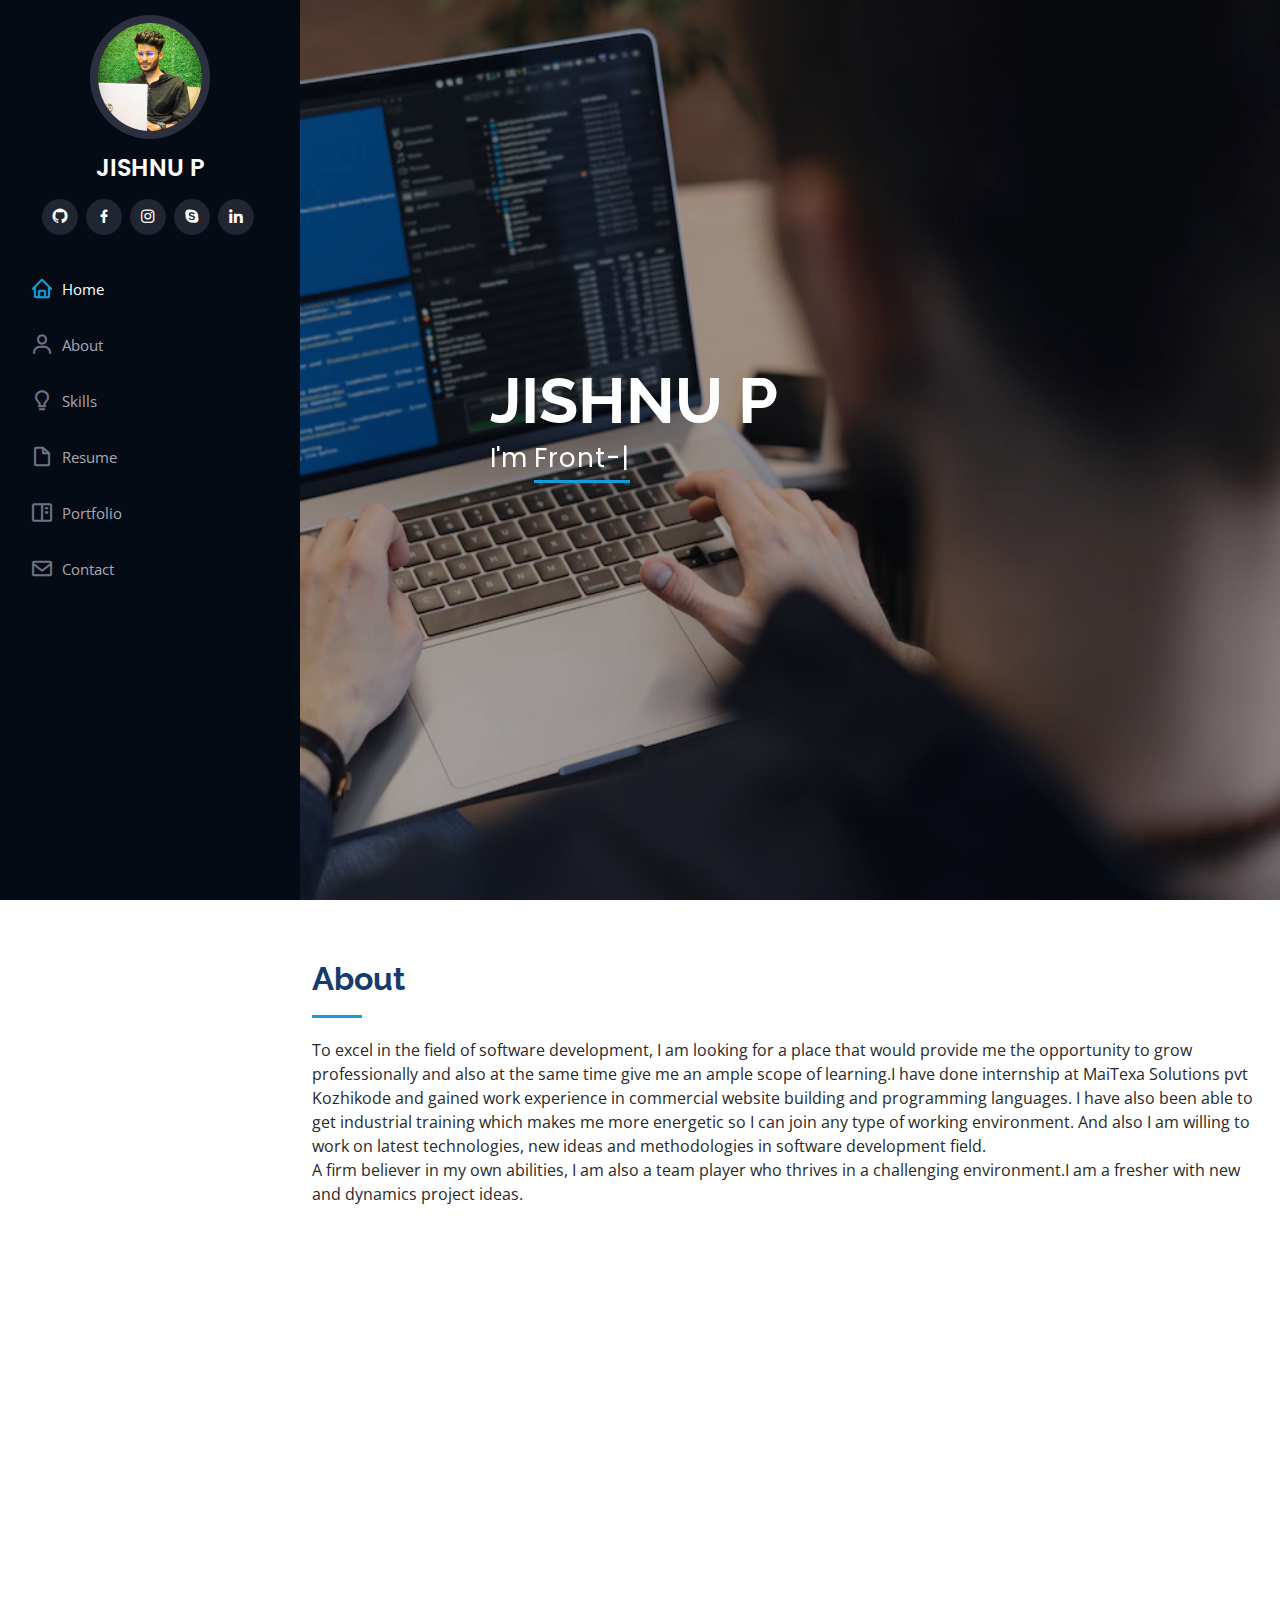
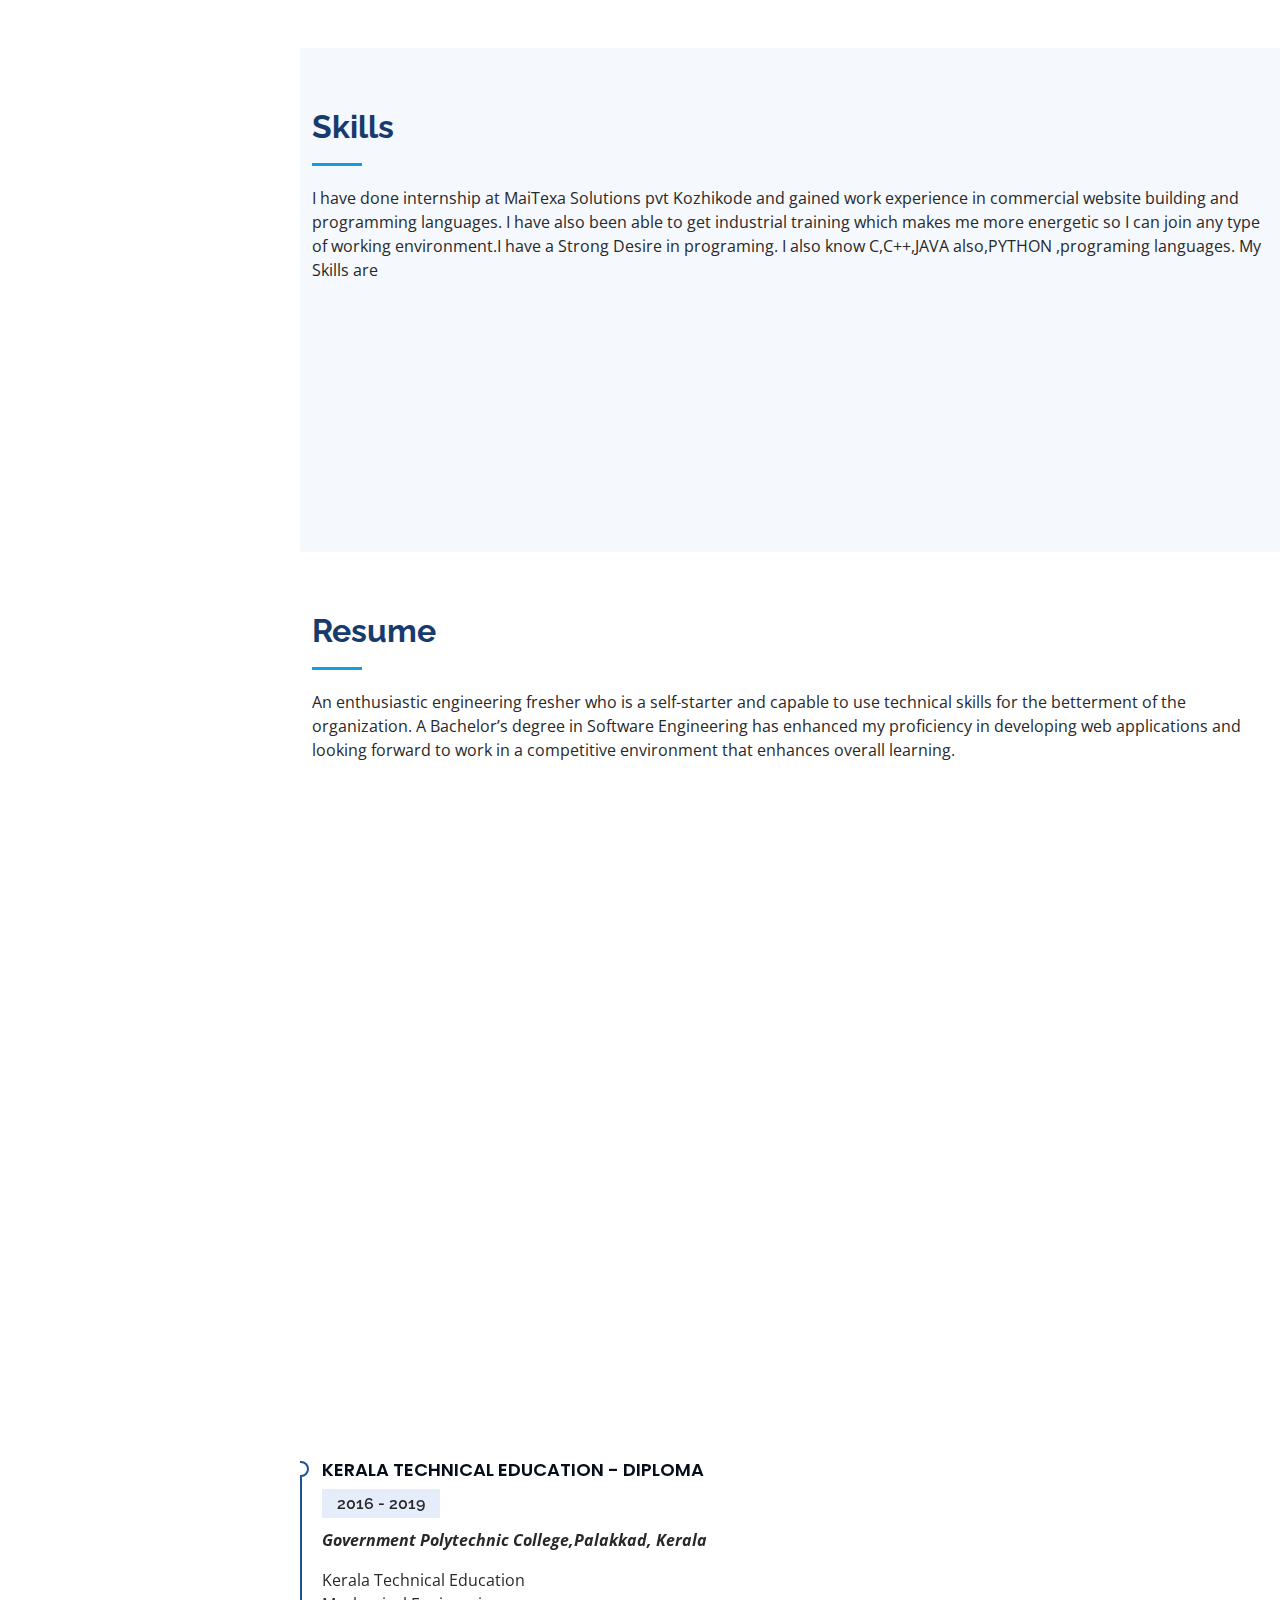
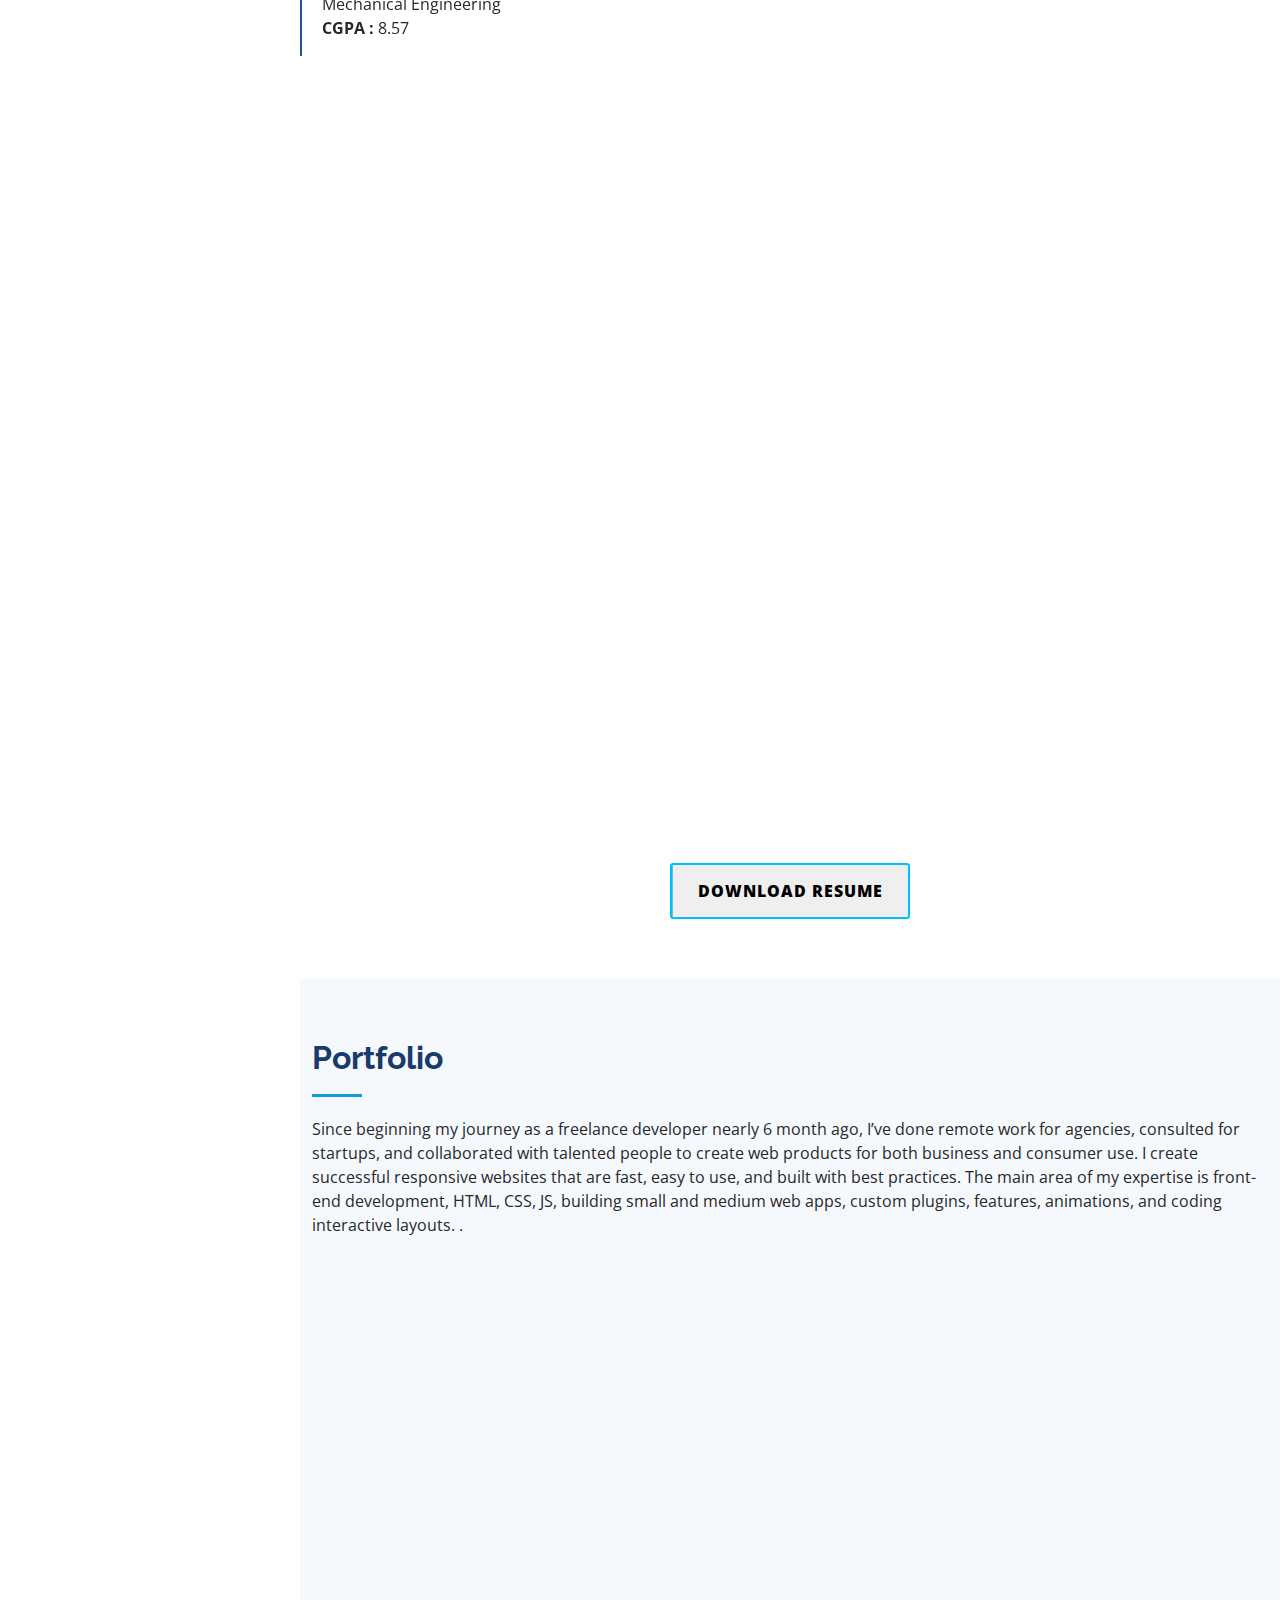
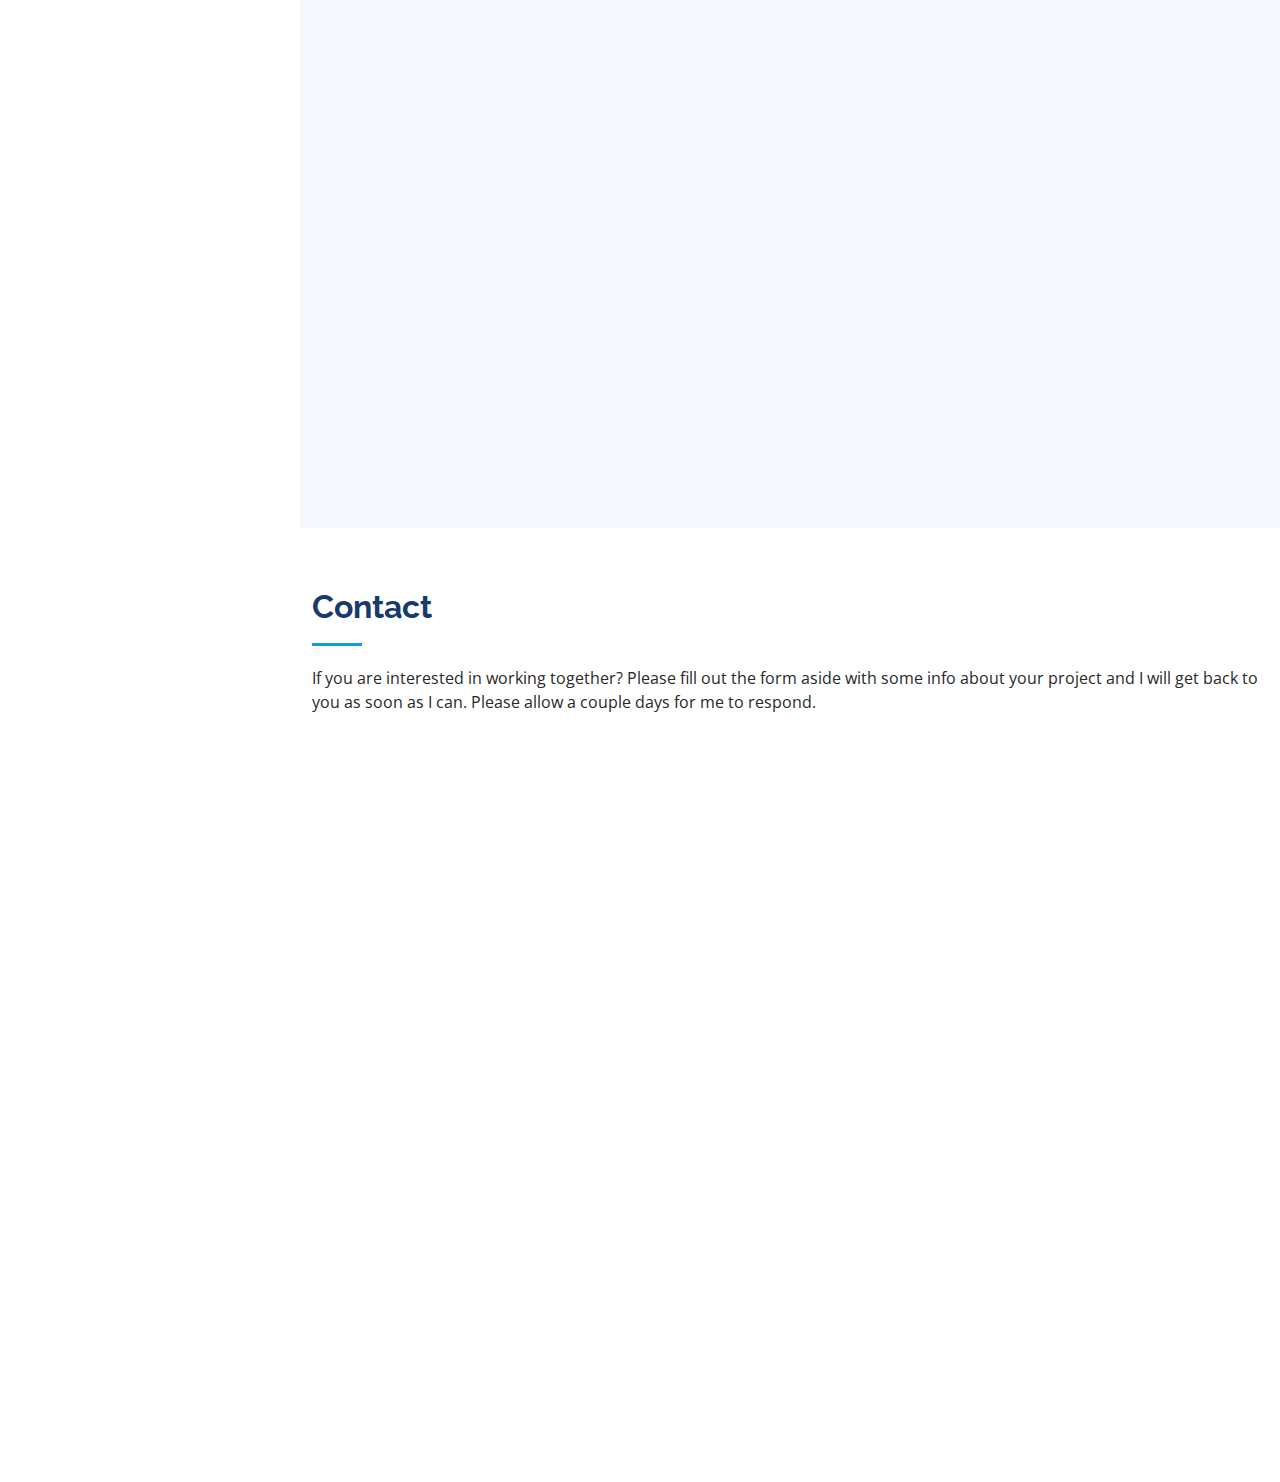
<file: index.html>
<!DOCTYPE html>
<html lang="en">

<head>
  <meta charset="utf-8">
  <meta content="width=device-width, initial-scale=1.0" name="viewport">

  <title>JISHNU PORTFOLIO</title>
  <meta content="" name="description">
  <meta content="" name="keywords">

  <link href="assets/img/favicon.png" rel="icon"> 
   <link href="assets/img/apple-touch-icon.png" rel="apple-touch-icon">

 
  <link href="https://fonts.googleapis.com/css?family=Open+Sans:300,300i,400,400i,600,600i,700,700i|Raleway:300,300i,400,400i,500,500i,600,600i,700,700i|Poppins:300,300i,400,400i,500,500i,600,600i,700,700i" rel="stylesheet">


  <link href="assets/vendor/aos/aos.css" rel="stylesheet">
  <link href="assets/vendor/bootstrap/css/bootstrap.min.css" rel="stylesheet">
  <link href="assets/vendor/bootstrap-icons/bootstrap-icons.css" rel="stylesheet">
  <link href="assets/vendor/boxicons/css/boxicons.min.css" rel="stylesheet">
  <link href="assets/vendor/glightbox/css/glightbox.min.css" rel="stylesheet">
  <link href="assets/vendor/swiper/swiper-bundle.min.css" rel="stylesheet">


  <link href="assets/css/style.css" rel="stylesheet">


</head>

<body>

  <i class="bi bi-list mobile-nav-toggle d-xl-none"></i>


  <header id="header">
    <div class="d-flex flex-column">

      <div class="profile">
        <img src="assets/img/IMG_2825-01.jpeg" alt="" class="img-fluid rounded-circle">
        <h1 class="text-light"><a href="index.html">JISHNU P</a></h1>
        <div class="social-links mt-3 text-center">
          <a href="https://github.com/JISHNU506?tab=repositories" class="twitter"><i class='bx bxl-github'></i></a>
          <a href="https://www.linkedin.com/in/jishnu-p-2a7695196/" class="facebook"><i class="bx bxl-facebook"></i></a>
          <a href="https://www.linkedin.com/in/jishnu-p-2a7695196/" class="instagram"><i class="bx bxl-instagram"></i></a>
          <a href="https://www.linkedin.com/in/jishnu-p-2a7695196/" class="google-plus"><i class="bx bxl-skype"></i></a>
          <a href="https://www.linkedin.com/in/jishnu-p-2a7695196/" class="linkedin"><i class="bx bxl-linkedin"></i></a>
        </div>
      </div>

      <nav id="navbar" class="nav-menu navbar">
        <ul>
          <li><a href="#hero" class="nav-link scrollto active"><i class="bx bx-home"></i> <span>Home</span></a></li>
          <li><a href="#about" class="nav-link scrollto"><i class="bx bx-user"></i> <span>About</span></a></li>
          <li><a href="#skills" class="nav-link scrollto"><i class='bx bx-bulb' ></i><span>Skills</span></a></li>
          <li><a href="#resume" class="nav-link scrollto"><i class="bx bx-file-blank"></i> <span>Resume</span></a></li>
          <li><a href="#portfolio" class="nav-link scrollto"><i class="bx bx-book-content"></i> <span>Portfolio</span></a></li>
          
          <li><a href="#contact" class="nav-link scrollto"><i class="bx bx-envelope"></i> <span>Contact</span></a></li>
        </ul>
      </nav>
    </div>
  </header>
  <section id="hero" class="d-flex flex-column justify-content-center align-items-center">
    <div class="hero-container" data-aos="fade-in">
      <h1>JISHNU P</h1>
      <p>I'm <span class="typed" data-typed-items="Front-End Developer,Designer, Freelancer,Web Developer "></span></p>
    </div>
  </section>

  <main id="main">

 
    <section id="about" class="about">
      <div class="container">

        <div class="section-title">
          <h2>About</h2>
        
          <p>
            To excel in the field of software development, I am looking for a
place that would provide me the opportunity to grow professionally
and also at the same time give me an ample scope of learning.I have done internship at MaiTexa Solutions pvt Kozhikode and gained work experience in commercial website building and programming languages. I have also been able to get industrial training which makes me more energetic so I can join any type of working environment. 
And also I am willing to work on latest technologies, new ideas and
methodologies in software development field.<br>
A firm believer in my own abilities, I am also a team player who thrives in a challenging environment.I am a fresher with new and dynamics project ideas. 
          </p>
        </div>

        <div class="row">
          <div class="col-lg-4" data-aos="fade-right">
            <img src="assets/img/profile-img-removebg-preview (1).png" class="img-fluid" alt="">
          </div>
          <div class="col-lg-8 pt-4 pt-lg-0 content" data-aos="fade-left">
            <h3>UI/UX Designer &amp; Web Developer.</h3>
            <p class="fst-italic">
              Recent B-TECH graduate with a passion for developing scalable web applications and working across the full stack. I am looking to join forces with a Prominent and reputed Firm to continue to grow my skill set while contributing to the positive outcome of making people "richer, smarter, and happier".
            </p>
            <div class="row">
              <div class="col-lg-6">
                <ul>

               
                  <li><i class="bi bi-chevron-right"></i> <strong>Phone:</strong> <span>9072172569</span></li>
                  <li><i class="bi bi-chevron-right"></i> <strong>City:</strong> <span>Calicut,  Kerala</span></li>
                  <li><i class="bi bi-chevron-right"></i> <strong>Github:</strong> <a href="https://github.com/JISHNU506"><span>https://github.com/JISHNU506</span></a></li>
                </ul>
                <ul>
                
                  <li><i class="bi bi-chevron-right"></i> <strong>Linkedin:</strong> <a href="https://www.linkedin.com/in/jishnu-p-2a7695196/"><span>https://www.linkedin.com/in/jishnu-p-2a7695196/</span></a></li>
                </ul>
              </div>
              <div class="col-lg-6">
                <ul>
                  <!-- <li><i class="bi bi-chevron-right"></i> <strong>Age:</strong> <span>23</span></li> -->
                  <li><i class="bi bi-chevron-right"></i> <strong>Degree:</strong> <span>B-Tech</span></li>
                  <li><i class="bi bi-chevron-right"></i> <strong>Email:</strong> <span>pjishnu506@gmail.com</span></li>
                  <li><i class="bi bi-chevron-right"></i> <strong>Freelance:</strong> <span>Available</span></li>
                </ul>
              </div>
            </div>
         
          </div>
        </div>

      </div>
    </section>



    <section id="skills" class="skills section-bg">
      <div class="container">

        <div class="section-title">
          <h2>Skills</h2>
          <p> I have done internship at MaiTexa Solutions pvt Kozhikode and gained work experience in commercial website building and programming languages. I have also been able to get industrial training which makes me more energetic so I can join any type of working environment.I have a Strong Desire in programing. I also know C,C++,JAVA also,PYTHON ,programing languages.
          My Skills are</p>
        </div>

        <div class="row skills-content">

          <div class="col-lg-6" data-aos="fade-up">

            <div class="progress">
              <span class="skill">HTML <i class="val">90%</i></span>
              <div class="progress-bar-wrap">
                <div class="progress-bar" role="progressbar" aria-valuenow="90" aria-valuemin="0" aria-valuemax="100"></div>
              </div>
            </div>

            <div class="progress">
              <span class="skill">CSS <i class="val">90%</i></span>
              <div class="progress-bar-wrap">
                <div class="progress-bar" role="progressbar" aria-valuenow="90" aria-valuemin="0" aria-valuemax="100"></div>
              </div>
            </div>

            <div class="progress">
              <span class="skill">JavaScript <i class="val">80%</i></span>
              <div class="progress-bar-wrap">
                <div class="progress-bar" role="progressbar" aria-valuenow="80" aria-valuemin="0" aria-valuemax="100"></div>
              </div>
            </div>

          </div>

          <div class="col-lg-6" data-aos="fade-up" data-aos-delay="100">

            <div class="progress">
              <span class="skill">React JS<i class="val">90%</i></span>
              <div class="progress-bar-wrap">
                <div class="progress-bar" role="progressbar" aria-valuenow="90" aria-valuemin="0" aria-valuemax="100"></div>
              </div>
            </div>

            <div class="progress">
              <span class="skill">Bootstrap <i class="val">90%</i></span>
              <div class="progress-bar-wrap">
                <div class="progress-bar" role="progressbar" aria-valuenow="90" aria-valuemin="0" aria-valuemax="100"></div>
              </div>
            </div>

            <div class="progress">
              <span class="skill">Node JS<i class="val">70%</i></span>
              <div class="progress-bar-wrap">
                <div class="progress-bar" role="progressbar" aria-valuenow="70" aria-valuemin="0" aria-valuemax="100"></div>
              </div>
            </div>

          </div>

        </div>

      </div>
    </section>
    <section id="resume" class="resume">
      <div class="container">

        <div class="section-title">
          <h2>Resume</h2>
          <p>An enthusiastic engineering fresher who is a self-starter and capable to use technical skills for the betterment of the organization. A Bachelor’s degree in Software Engineering has enhanced my proficiency in developing web applications and looking forward to work in a competitive environment that enhances overall learning.</p>
        </div>

        <div class="row">
          <div class="col-lg-6" data-aos="fade-up">
            <h3 class="resume-title">Sumary</h3>
            <div class="resume-item pb-0">
              <h4>JISHNU P</h4>
              <p><em>I am a beginner in leveraging agile frameworks to provide a robust summary for high-level reviews. But my journey towards it was exciting and energetic
                Iterative approaches to corporate strategy encourage collaborative thinking to drive overall value.</em></p>
             
            </div>

            <h3 class="resume-title">Education</h3>
            <div class="resume-item">
              <h4>Full Stack-Web Development - MERN </h4>
              <h5>July 2022 -Augusth 2022</h5>
              <p><em>MAITEXA WEB SOLUTIONS, Calicut, Kerala</em></p>
              <p>I have done internship at MaiTexa Solutions pvt Kozhikode and gained work experience in commercial website building and programming languages.
              </p>
            </div>
            <div class="resume-item">
              <h4>Bachelor of technology </h4>
              <h5>2019 - 2022</h5>
              <p><em><b>Government Engineering College, Wayanad, Kerala</b></em></p>
              <p>Abdul Kalam University Kerala
                <br> Mechanical Engineering <br><b>CGPA : </b>  7.21</p>
            </div>
          </div>
          <div class="resume-item">
            <h4>Kerala Technical Education - Diploma</h4>
            <h5>2016 - 2019</h5>
            <p><em><b>Government Polytechnic College,Palakkad, Kerala</b></em></p>
            <p>Kerala Technical Education
              <br> Mechanical Engineering <br><b>CGPA : </b>  8.57</p>
          </div>
        </div>
          <div class="col-lg-6" data-aos="fade-up" data-aos-delay="100">
            <h3 class="resume-title">Professional Experience</h3>
            <div class="resume-item">
              <h4>Junior Web Developer</h4>
              <h5> Present</h5>
              <p><em><b> Calicut,Kerala </em></b></em></p>
              <p>Bring to the table win-win survival strategies to ensure proactive domination. At the end of the day, going forward, a new normal that has evolved from generation X is on the runway heading towards a streamlined cloud solution. User generated content in real-time will have multiple touchpoints for offshoring.</p>
  
            </div>
            <div class="resume-item">
              <h4>Web Developer trainee</h4>
              <h5>July 2022 -Augusth</h5>
              <p><em><b>Maitexa Info Solutions PVT Limited , Calicut ,Kerala</b></em></p>
              <ul>
             
                <li>Managed up to 5 projects or tasks at a given time while under pressure</li>
                <li>Gained work experience in commercial website building and programming languages</li>


              </ul>
            </div>
            <div class="resume-item">
              <h4>Web Design Intern</h4>
              <h5>July 2022 -Julay</h5>
              <p><em><b>NICTC kottayi,Kerala</b></em></p>
            <p>I have done Two months of internship at NICTC kottay.</p>            </div>
          </div>
        </div>

      </div>
      <br><br>
      <center><a href="assets/resume/JISHNU_FRONTEND_RESUME.pdf" download="Resume"><button  id="button1" data-text="Click to Download">
        <span>Download Resume</span>
      </button></a></center>
    </section>
    <section id="portfolio" class="portfolio section-bg">
      <div class="container">

        <div class="section-title">
          <h2>Portfolio</h2>
          <p>Since beginning my journey as a freelance developer nearly 6 month ago, I’ve done remote work for agencies, consulted for startups, and collaborated with talented people to create web products for both business and consumer use.

            I create successful responsive websites that are fast, easy to use, and built with best practices. The main area of my expertise is front-end development, HTML, CSS, JS, building small and medium web apps, custom plugins, features, animations, and coding interactive layouts.
            .</p>
        </div>

        <div class="row" data-aos="fade-up">
          <div class="col-lg-12 d-flex justify-content-center">
            <ul id="portfolio-flters">
              <li data-filter="*" class="filter-active">All</li>
         
            </ul>
          </div>
        </div>

        <div class="row portfolio-container" data-aos="fade-up" data-aos-delay="100">

          <div class="col-lg-4 col-md-6 portfolio-item filter-app">
            <div class="portfolio-wrap">
              <img src="assets/img/portfolio/cenet1.jpg" class="img-fluid" alt="">
              <div class="portfolio-links">
                <a href="assets/img/portfolio/cenet1.jpg" data-gallery="portfolioGallery" class="portfolio-lightbox" title="web 1"><i class="bx bx-plus"></i></a>
                <a href="portfolio-details0.html" title="More Details"><i class="bx bx-link"></i></a>
              </div>
            </div>
          </div>


          <div class="col-lg-4 col-md-6 portfolio-item filter-web">
            <div class="portfolio-wrap">
              <img src="assets/img/portfolio/portfolio-2.jpg" class="img-fluid" alt="">
              <div class="portfolio-links">
                <a href="assets/img/portfolio/portfolio-2.jpg" data-gallery="portfolioGallery" class="portfolio-lightbox" title="Web 2"><i class="bx bx-plus"></i></a>
                <a href="portfolio-details2.html" title="More Details"><i class="bx bx-link"></i></a>
              </div>
            </div>
          </div>



          <div class="col-lg-4 col-md-6 portfolio-item filter-app">
            <div class="portfolio-wrap">
              <img src="assets/img/portfolio/portfolio-1.png" class="img-fluid" alt="">
              <div class="portfolio-links">
                <a href="assets/img/portfolio/portfolio-1.png" data-gallery="portfolioGallery" class="portfolio-lightbox" title="web 3"><i class="bx bx-plus"></i></a>
                <a href="portfolio-details1.html" title="More Details"><i class="bx bx-link"></i></a>
              </div>
            </div>
          </div>

       
          

          <div class="col-lg-4 col-md-6 portfolio-item filter-app">
            <div class="portfolio-wrap">
              <img src="assets/img/portfolio/portfolio-3.jpg" class="img-fluid" alt="">
              <div class="portfolio-links">
                <a href="assets/img/portfolio/portfolio-3.jpg" data-gallery="portfolioGallery" class="portfolio-lightbox" title="web 4"><i class="bx bx-plus"></i></a>
                <a href="portfolio-details3.html" title="More Details"><i class="bx bx-link"></i></a>
              </div>
            </div>
          </div>

          <div class="col-lg-4 col-md-6 portfolio-item filter-card">
            <div class="portfolio-wrap">
              <img src="assets/img/portfolio/portfolio-4.jpg" class="img-fluid" alt="">
              <div class="portfolio-links">
                <a href="assets/img/portfolio/portfolio-4.jpg" data-gallery="portfolioGallery" class="portfolio-lightbox" title="web 5"><i class="bx bx-plus"></i></a>
                <a href="portfolio-details4.html" title="More Details"><i class="bx bx-link"></i></a>
              </div>
            </div>
          </div>

          <div class="col-lg-4 col-md-6 portfolio-item filter-web">
            <div class="portfolio-wrap">
              <img src="assets/img/portfolio/portfolio-5.jpg" class="img-fluid" alt="">
              <div class="portfolio-links">
                <a href="assets/img/portfolio/portfolio-5.jpg" data-gallery="portfolioGallery" class="portfolio-lightbox" title="web 6"><i class="bx bx-plus"></i></a>
                <a href="portfolio-details5.html" title="More Details"><i class="bx bx-link"></i></a>
              </div>
            </div>
          </div>



          
          <div class="col-lg-4 col-md-6 portfolio-item filter-app">
            <div class="portfolio-wrap">
              <img src="assets/img/portfolio/portfolio-6.jpg" class="img-fluid" alt="">
              <div class="portfolio-links">
                <a href="assets/img/portfolio/portfolio-6.jpg" data-gallery="portfolioGallery" class="portfolio-lightbox" title="Game 1"><i class="bx bx-plus"></i></a>
                <a href="portfolio-details6.html" title="More Details"><i class="bx bx-link"></i></a>
              </div>
            </div>
          </div>

       

             
          <div class="col-lg-4 col-md-6 portfolio-item filter-web">
            <div class="portfolio-wrap">
              <img src="assets/img/portfolio/portfolio-10.jpg" class="img-fluid" alt="">
              <div class="portfolio-links">
                <a href="assets/img/portfolio/portfolio-10.jpg" data-gallery="portfolioGallery" class="portfolio-lightbox" title="web 7"><i class="bx bx-plus"></i></a>
                <a href="portfolio-details10.html" title="More Details"><i class="bx bx-link"></i></a>
              </div>
            </div>
          </div>

          <div class="col-lg-4 col-md-6 portfolio-item filter-card">
            <div class="portfolio-wrap">
              <img src="assets/img/portfolio/portfolio-8.jpg" class="img-fluid" alt="">
              <div class="portfolio-links">
                <a href="assets/img/portfolio/portfolio-8.jpg" data-gallery="portfolioGallery" class="portfolio-lightbox" title="web 8"><i class="bx bx-plus"></i></a>
                <a href="portfolio-details8.html" title="More Details"><i class="bx bx-link"></i></a>
              </div>
            </div>
          </div>



          <div class="col-lg-4 col-md-6 portfolio-item filter-web">
            <div class="portfolio-wrap">
              <img src="assets/img/portfolio/moviebookmain.jpg" class="img-fluid" alt="">
              <div class="portfolio-links">
                <a href="assets/img/portfolio/moviebookmain.jpg" data-gallery="portfolioGallery" class="portfolio-lightbox" title="web 9"><i class="bx bx-plus"></i></a>
                <a href="portfolio-details11.html" title="More Details"><i class="bx bx-link"></i></a>
              </div>
            </div>
          </div>


          <div class="col-lg-4 col-md-6 portfolio-item filter-card">
            <div class="portfolio-wrap">
              <img src="assets/img/portfolio/portfolio-7.jpg" class="img-fluid" alt="">
              <div class="portfolio-links">
                <a href="assets/img/portfolio/portfolio-7.jpg" data-gallery="portfolioGallery" class="portfolio-lightbox" title="web 10"><i class="bx bx-plus"></i></a>
                <a href="portfolio-details7.html" title="More Details"><i class="bx bx-link"></i></a>
              </div>
            </div>
          </div>
             
      
          

      
<!-- 
          <div class="col-lg-4 col-md-6 portfolio-item filter-web">
            <div class="portfolio-wrap">
              <img src="assets/img/portfolio/portfolio-9.jpg" class="img-fluid" alt="">
              <div class="portfolio-links">
                <a href="assets/img/portfolio/portfolio-9.jpg" data-gallery="portfolioGallery" class="portfolio-lightbox" title="Web 3"><i class="bx bx-plus"></i></a>
                <a href="portfolio-details9.html" title="More Details"><i class="bx bx-link"></i></a>
              </div>
            </div>
          </div> -->

         

        </div>

      </div>
    </section>
    <section id="contact" class="contact">
      <div class="container">

        <div class="section-title">
          <h2>Contact</h2>
          <p>If you are interested in working together? Please fill out the form aside with some info about your project and I will get back to you as soon as I can. Please allow a couple days for me to respond.</p>
        </div>

        <div class="row" data-aos="fade-in">

          <div class="col-lg-5 d-flex align-items-stretch">
            <div class="info">
              <div class="address">
                <i class="bi bi-geo-alt"></i>
                <h4>Location:</h4>
                <p>Calicut,keral</p>
              </div>

              <div class="email">
                <i class="bi bi-envelope"></i>
                <h4>Email:</h4>
                <p>pjishnu507@gmail.com</p>
              </div>

              <div class="phone">
                <i class="bi bi-phone"></i>
                <h4>Call:</h4>
                <p>9072172569</p>
              </div>

              <iframe src="https://www.google.com/maps/embed?pb=!1m18!1m12!1m3!1d125218.4289568155!2d75.7407733067305!3d11.255826554589143!2m3!1f0!2f0!3f0!3m2!1i1024!2i768!4f13.1!3m3!1m2!1s0x3ba65938563d4747%3A0x32150641ca32ecab!2sKozhikode%2C%20Kerala!5e0!3m2!1sen!2sin!4v1671889794581!5m2!1sen!2sin" frameborder="0" style="border:0; width: 100%; height: 290px;" allowfullscreen></iframe>
            </div>

          </div>

          <div class="col-lg-7 mt-5 mt-lg-0 d-flex align-items-stretch">
            <form action="forms/contact.php" method="post" role="form" class="php-email-form">
              <div class="row">
                <div class="form-group col-md-6">
                  <label for="name">Your Name</label>
                  <input type="text" name="name" class="form-control" id="name" required>
                </div>
                <div class="form-group col-md-6">
                  <label for="name">Your Email</label>
                  <input type="email" class="form-control" name="email" id="email" required>
                </div>
              </div>
              <div class="form-group">
                <label for="name">Subject</label>
                <input type="text" class="form-control" name="subject" id="subject" required>
              </div>
              <div class="form-group">
                <label for="name">Message</label>
                <textarea class="form-control" name="message" rows="10" required></textarea>
              </div>
              <div class="my-3">
                <div class="loading">Loading</div>
                <div class="error-message"></div>
                <div class="sent-message">Your message has been sent. Thank you!</div>
              </div>
              <div class="text-center"><button type="submit">Send Message</button></div>
            </form>
          </div>

        </div>

      </div>
    </section>

  </main>
  <footer id="footer">
    <div class="container">
      
    </div>
  </footer>

  <a href="#" class="back-to-top d-flex align-items-center justify-content-center"><i class="bi bi-arrow-up-short"></i></a>

 
  <script src="assets/vendor/purecounter/purecounter_vanilla.js"></script>
  <script src="assets/vendor/aos/aos.js"></script>
  <script src="assets/vendor/bootstrap/js/bootstrap.bundle.min.js"></script>
  <script src="assets/vendor/glightbox/js/glightbox.min.js"></script>
  <script src="assets/vendor/isotope-layout/isotope.pkgd.min.js"></script>
  <script src="assets/vendor/swiper/swiper-bundle.min.js"></script>
  <script src="assets/vendor/typed.js/typed.min.js"></script>
  <script src="assets/vendor/waypoints/noframework.waypoints.js"></script>
  <script src="assets/vendor/php-email-form/validate.js"></script>

  <script src="assets/js/main.js"></script>

</body>

</html>
</file>
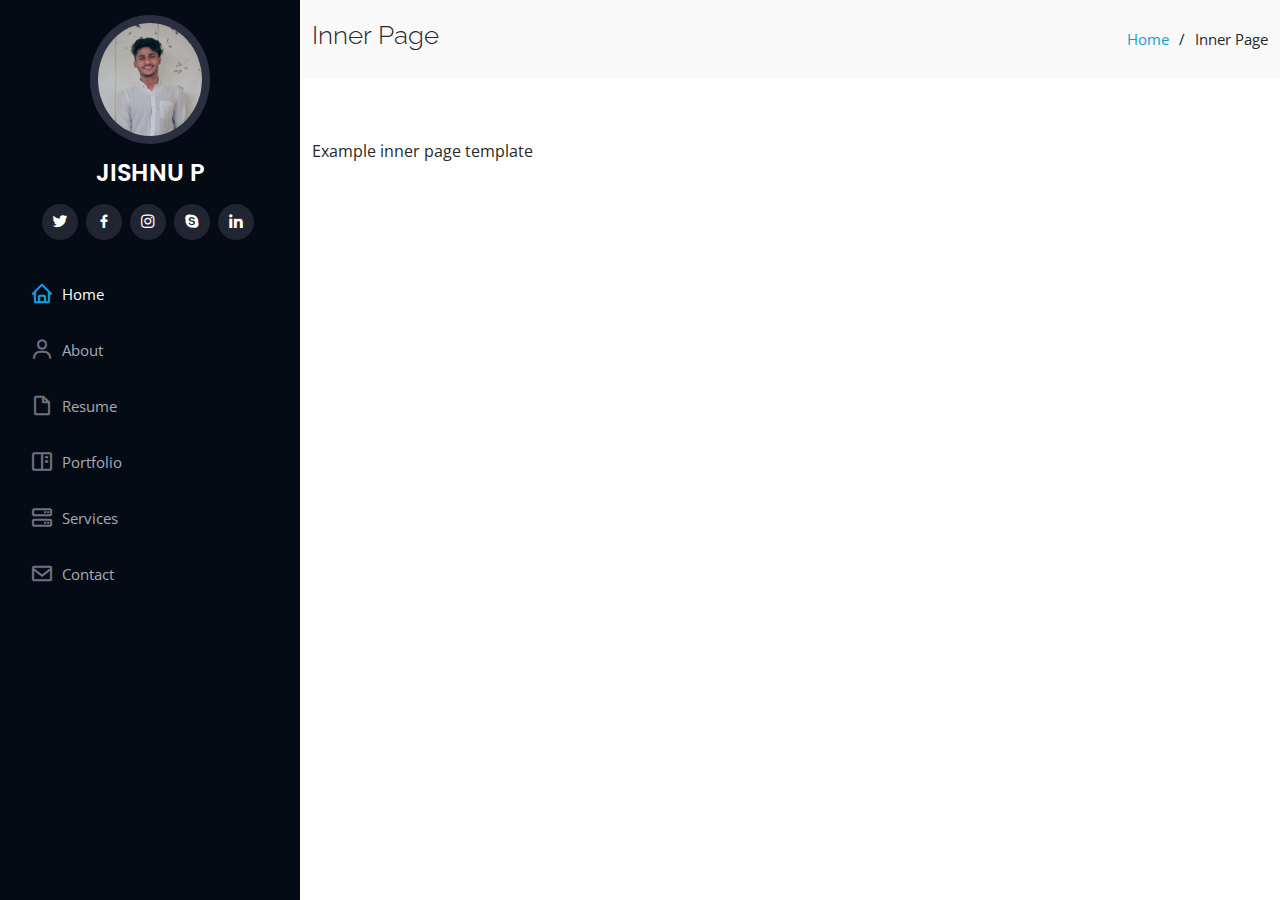
<file: inner-page.html>
<!DOCTYPE html>
<html lang="en">

<head>
  <meta charset="utf-8">
  <meta content="width=device-width, initial-scale=1.0" name="viewport">

  <title>JISHNU P -PORTFOLIO INNER PAGE</title>
  <meta content="" name="description">
  <meta content="" name="keywords">


  <link href="assets/img/favicon.png" rel="icon">
  <link href="assets/img/apple-touch-icon.png" rel="apple-touch-icon">

  
  <link href="https://fonts.googleapis.com/css?family=Open+Sans:300,300i,400,400i,600,600i,700,700i|Raleway:300,300i,400,400i,500,500i,600,600i,700,700i|Poppins:300,300i,400,400i,500,500i,600,600i,700,700i" rel="stylesheet">

 
  <link href="assets/vendor/aos/aos.css" rel="stylesheet">
  <link href="assets/vendor/bootstrap/css/bootstrap.min.css" rel="stylesheet">
  <link href="assets/vendor/bootstrap-icons/bootstrap-icons.css" rel="stylesheet">
  <link href="assets/vendor/boxicons/css/boxicons.min.css" rel="stylesheet">
  <link href="assets/vendor/glightbox/css/glightbox.min.css" rel="stylesheet">
  <link href="assets/vendor/swiper/swiper-bundle.min.css" rel="stylesheet">


  <link href="assets/css/style.css" rel="stylesheet">


</head>

<body>


  <i class="bi bi-list mobile-nav-toggle d-xl-none"></i>


  <header id="header">
    <div class="d-flex flex-column">

      <div class="profile">
        <img src="assets/img/profile-img.jpg" alt="" class="img-fluid rounded-circle">
        <h1 class="text-light"><a href="index.html">JISHNU P</a></h1>
        <div class="social-links mt-3 text-center">
          <a href="#" class="twitter"><i class="bx bxl-twitter"></i></a>
          <a href="#" class="facebook"><i class="bx bxl-facebook"></i></a>
          <a href="#" class="instagram"><i class="bx bxl-instagram"></i></a>
          <a href="#" class="google-plus"><i class="bx bxl-skype"></i></a>
          <a href="#" class="linkedin"><i class="bx bxl-linkedin"></i></a>
        </div>
      </div>

      <nav id="navbar" class="nav-menu navbar">
        <ul>
          <li><a href="#hero" class="nav-link scrollto active"><i class="bx bx-home"></i> <span>Home</span></a></li>
          <li><a href="#about" class="nav-link scrollto"><i class="bx bx-user"></i> <span>About</span></a></li>
          <li><a href="#resume" class="nav-link scrollto"><i class="bx bx-file-blank"></i> <span>Resume</span></a></li>
          <li><a href="#portfolio" class="nav-link scrollto"><i class="bx bx-book-content"></i> <span>Portfolio</span></a></li>
          <li><a href="#services" class="nav-link scrollto"><i class="bx bx-server"></i> <span>Services</span></a></li>
          <li><a href="#contact" class="nav-link scrollto"><i class="bx bx-envelope"></i> <span>Contact</span></a></li>
        </ul>
      </nav>
    </div>
  </header>

  <main id="main">

   
    <section class="breadcrumbs">
      <div class="container">

        <div class="d-flex justify-content-between align-items-center">
          <h2>Inner Page</h2>
          <ol>
            <li><a href="index.html">Home</a></li>
            <li>Inner Page</li>
          </ol>
        </div>

      </div>
    </section>

    <section class="inner-page">
      <div class="container">
        <p>
          Example inner page template
        </p>
      </div>
    </section>

  </main>



  <a href="#" class="back-to-top d-flex align-items-center justify-content-center"><i class="bi bi-arrow-up-short"></i></a>


  <script src="assets/vendor/purecounter/purecounter_vanilla.js"></script>
  <script src="assets/vendor/aos/aos.js"></script>
  <script src="assets/vendor/bootstrap/js/bootstrap.bundle.min.js"></script>
  <script src="assets/vendor/glightbox/js/glightbox.min.js"></script>
  <script src="assets/vendor/isotope-layout/isotope.pkgd.min.js"></script>
  <script src="assets/vendor/swiper/swiper-bundle.min.js"></script>
  <script src="assets/vendor/typed.js/typed.min.js"></script>
  <script src="assets/vendor/waypoints/noframework.waypoints.js"></script>
  <script src="assets/vendor/php-email-form/validate.js"></script>

  <script src="assets/js/main.js"></script>

</body>

</html>
</file>
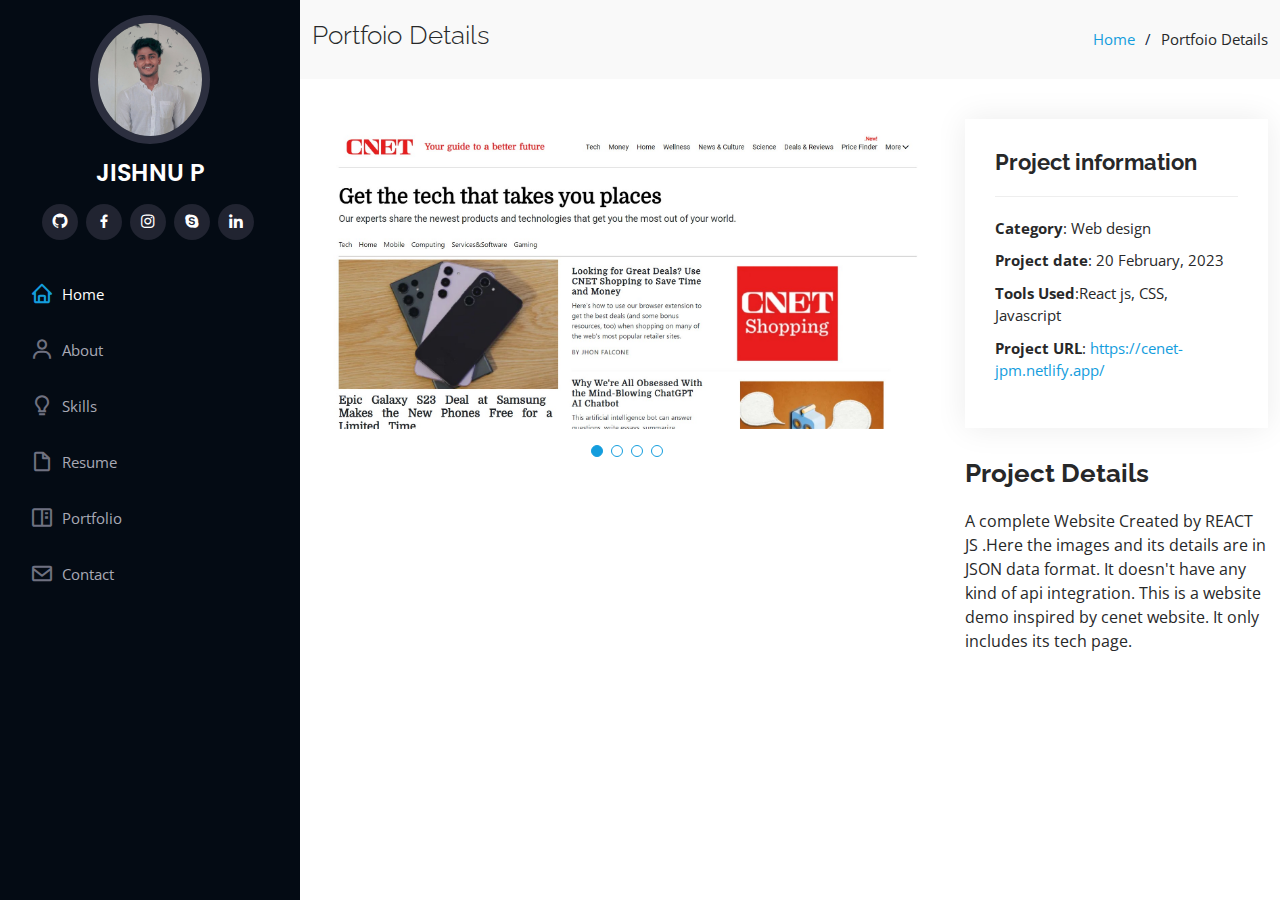
<file: portfolio-details0.html>
<!DOCTYPE html>
<html lang="en">

<head>
  <meta charset="utf-8">
  <meta content="width=device-width, initial-scale=1.0" name="viewport">

  <title>JISHNU PORTFOLIO</title>
  <meta content="" name="description">
  <meta content="" name="keywords">

 
  <link href="assets/img/apple-touch-icon.png" rel="apple-touch-icon">


  <link href="https://fonts.googleapis.com/css?family=Open+Sans:300,300i,400,400i,600,600i,700,700i|Raleway:300,300i,400,400i,500,500i,600,600i,700,700i|Poppins:300,300i,400,400i,500,500i,600,600i,700,700i" rel="stylesheet">

  
  <link href="assets/vendor/aos/aos.css" rel="stylesheet">
  <link href="assets/vendor/bootstrap/css/bootstrap.min.css" rel="stylesheet">
  <link href="assets/vendor/bootstrap-icons/bootstrap-icons.css" rel="stylesheet">
  <link href="assets/vendor/boxicons/css/boxicons.min.css" rel="stylesheet">
  <link href="assets/vendor/glightbox/css/glightbox.min.css" rel="stylesheet">
  <link href="assets/vendor/swiper/swiper-bundle.min.css" rel="stylesheet">


  <link href="assets/css/style.css" rel="stylesheet">


</head>

<body>


  <i class="bi bi-list mobile-nav-toggle d-xl-none"></i>


  <header id="header">
    <div class="d-flex flex-column">

      <div class="profile">
        <img src="assets/img/profile-img.jpg" alt="" class="img-fluid rounded-circle">
        <h1 class="text-light"><a href="index.html">JISHNU P</a></h1>
        <div class="social-links mt-3 text-center">
          <a href="https://github.com/JISHNU506?tab=repositories" class="twitter"><i class='bx bxl-github'></i></a>
          <a href="https://www.linkedin.com/in/jishnu-p-2a7695196/" class="facebook"><i class="bx bxl-facebook"></i></a>
          <a href="https://www.linkedin.com/in/jishnu-p-2a7695196/" class="instagram"><i class="bx bxl-instagram"></i></a>
          <a href="https://www.linkedin.com/in/jishnu-p-2a7695196/" class="google-plus"><i class="bx bxl-skype"></i></a>
          <a href="https://www.linkedin.com/in/jishnu-p-2a7695196/" class="linkedin"><i class="bx bxl-linkedin"></i></a>
        </div>
      </div>

      <nav id="navbar" class="nav-menu navbar">
        <ul>
          <li><a href="index.html" class="nav-link scrollto active"><i class="bx bx-home"></i> <span>Home</span></a></li>
          <li><a href="index.html" class="nav-link scrollto"><i class="bx bx-user"></i> <span>About</span></a></li>
          <li><a href="index.html" class="nav-link scrollto"><i class='bx bx-bulb' ></i><span>Skills</span></a></li>
          <li><a href="index.html" class="nav-link scrollto"><i class="bx bx-file-blank"></i> <span>Resume</span></a></li>
          <li><a href="index.html" class="nav-link scrollto"><i class="bx bx-book-content"></i> <span>Portfolio</span></a></li>
          
          <li><a href="index.html" class="nav-link scrollto"><i class="bx bx-envelope"></i> <span>Contact</span></a></li>
        </ul>
      </nav><!-- .nav-menu -->
    </div>
  </header>

  <main id="main">


    <section id="breadcrumbs" class="breadcrumbs">
      <div class="container">

        <div class="d-flex justify-content-between align-items-center">
          <h2>Portfoio Details</h2>
          <ol>
            <li><a href="index.html">Home</a></li>
            <li>Portfoio Details</li>
          </ol>
        </div>

      </div>
    </section><!-- End Breadcrumbs -->

    <!-- ======= Portfolio Details Section ======= -->
    <section id="portfolio-details" class="portfolio-details">
      <div class="container">

        <div class="row gy-4">

          <div class="col-lg-8">
            <div class="portfolio-details-slider swiper">
              <div class="swiper-wrapper align-items-center">

                <div class="swiper-slide">
                  <img src="assets/img/portfolio/cenet1.jpg" alt="">
                </div>

                <div class="swiper-slide">
                  <img src="assets/img/portfolio/cenet2.jpg" alt="">
                </div>

                <div class="swiper-slide">
                  <img src="assets/img/portfolio/cenet3.jpg" alt="">
                </div>
                <div class="swiper-slide">
                  <img src="assets/img/portfolio/cenet4.jpg" alt="">
                </div>


              </div>
              <div class="swiper-pagination"></div>
            </div>
          </div>

          <div class="col-lg-4">
            <div class="portfolio-info">
              <h3>Project information</h3>
              <ul>
                <li><strong>Category</strong>: Web design</li>
             
                <li><strong>Project date</strong>: 20 February, 2023</li>
                <li><strong>Tools Used</strong>:React js, CSS, Javascript</li>
                <li><strong>Project URL</strong>: <a href="https://cenet-jpm.netlify.app/">https://cenet-jpm.netlify.app/</a></li>
              </ul>
            </div>
            <div class="portfolio-description">
              <h2>Project Details</h2>
              <p>
                A complete Website Created by REACT JS .Here the images  and its details are in JSON data format. It doesn't have any kind of api integration. This is a website demo inspired by cenet website. It only includes its tech page.
              </p>
            </div>
          </div>

        </div>

      </div>
    </section>

  </main>
  <footer id="footer">
    <div class="container">
     
  </footer>

  <a href="#" class="back-to-top d-flex align-items-center justify-content-center"><i class="bi bi-arrow-up-short"></i></a>


  <script src="assets/vendor/purecounter/purecounter_vanilla.js"></script>
  <script src="assets/vendor/aos/aos.js"></script>
  <script src="assets/vendor/bootstrap/js/bootstrap.bundle.min.js"></script>
  <script src="assets/vendor/glightbox/js/glightbox.min.js"></script>
  <script src="assets/vendor/isotope-layout/isotope.pkgd.min.js"></script>
  <script src="assets/vendor/swiper/swiper-bundle.min.js"></script>
  <script src="assets/vendor/typed.js/typed.min.js"></script>
  <script src="assets/vendor/waypoints/noframework.waypoints.js"></script>
  <script src="assets/vendor/php-email-form/validate.js"></script>

  <script src="assets/js/main.js"></script>

</body>

</html>
</file>
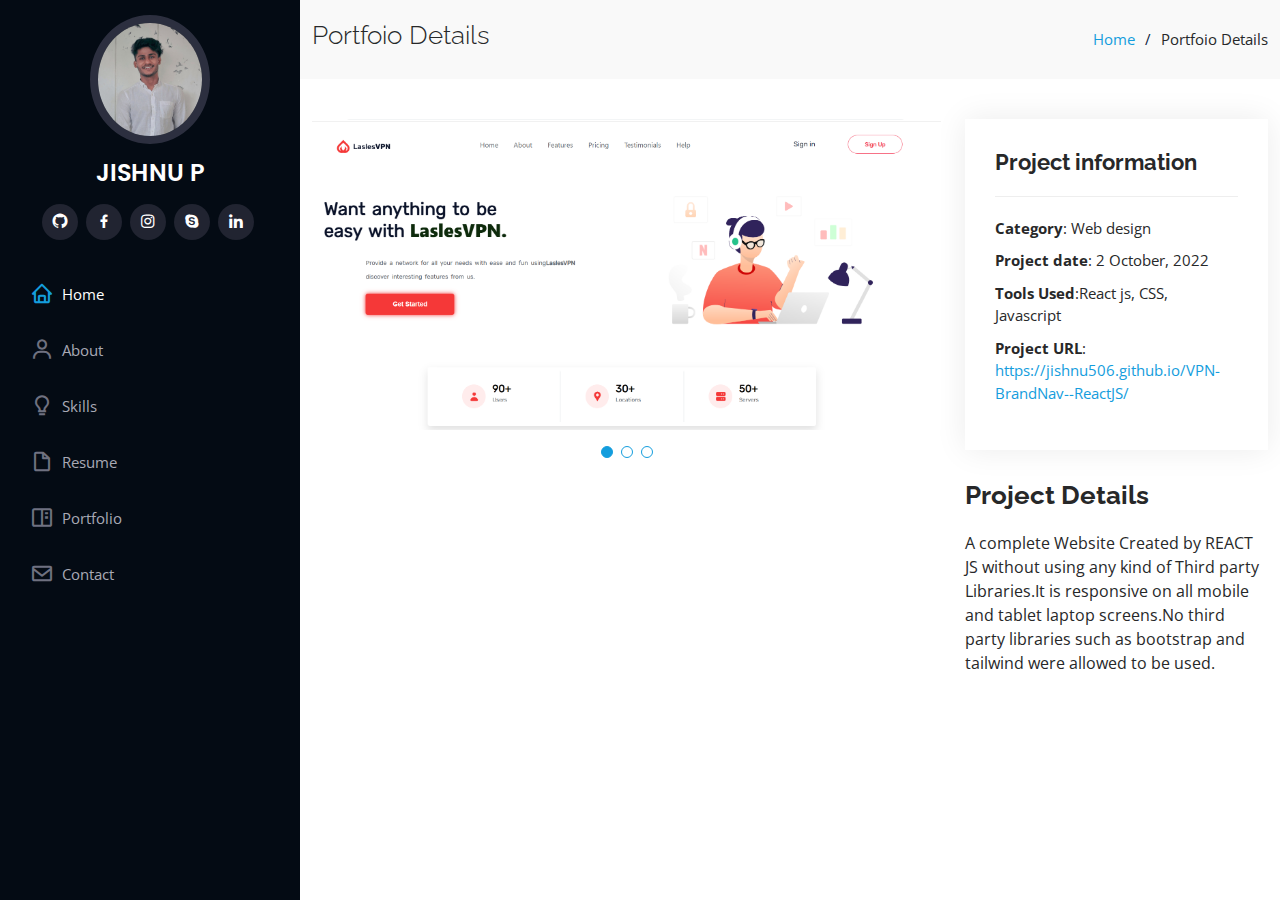
<file: portfolio-details1.html>
<!DOCTYPE html>
<html lang="en">

<head>
  <meta charset="utf-8">
  <meta content="width=device-width, initial-scale=1.0" name="viewport">

  <title>JISHNU PORTFOLIO</title>
  <meta content="" name="description">
  <meta content="" name="keywords">

 
  <link href="assets/img/apple-touch-icon.png" rel="apple-touch-icon">


  <link href="https://fonts.googleapis.com/css?family=Open+Sans:300,300i,400,400i,600,600i,700,700i|Raleway:300,300i,400,400i,500,500i,600,600i,700,700i|Poppins:300,300i,400,400i,500,500i,600,600i,700,700i" rel="stylesheet">

  
  <link href="assets/vendor/aos/aos.css" rel="stylesheet">
  <link href="assets/vendor/bootstrap/css/bootstrap.min.css" rel="stylesheet">
  <link href="assets/vendor/bootstrap-icons/bootstrap-icons.css" rel="stylesheet">
  <link href="assets/vendor/boxicons/css/boxicons.min.css" rel="stylesheet">
  <link href="assets/vendor/glightbox/css/glightbox.min.css" rel="stylesheet">
  <link href="assets/vendor/swiper/swiper-bundle.min.css" rel="stylesheet">


  <link href="assets/css/style.css" rel="stylesheet">


</head>

<body>


  <i class="bi bi-list mobile-nav-toggle d-xl-none"></i>


  <header id="header">
    <div class="d-flex flex-column">

      <div class="profile">
        <img src="assets/img/profile-img.jpg" alt="" class="img-fluid rounded-circle">
        <h1 class="text-light"><a href="index.html">JISHNU P</a></h1>
        <div class="social-links mt-3 text-center">
          <a href="https://github.com/JISHNU506?tab=repositories" class="twitter"><i class='bx bxl-github'></i></a>
          <a href="https://www.linkedin.com/in/jishnu-p-2a7695196/" class="facebook"><i class="bx bxl-facebook"></i></a>
          <a href="https://www.linkedin.com/in/jishnu-p-2a7695196/" class="instagram"><i class="bx bxl-instagram"></i></a>
          <a href="https://www.linkedin.com/in/jishnu-p-2a7695196/" class="google-plus"><i class="bx bxl-skype"></i></a>
          <a href="https://www.linkedin.com/in/jishnu-p-2a7695196/" class="linkedin"><i class="bx bxl-linkedin"></i></a>
        </div>
      </div>

      <nav id="navbar" class="nav-menu navbar">
        <ul>
          <li><a href="index.html" class="nav-link scrollto active"><i class="bx bx-home"></i> <span>Home</span></a></li>
          <li><a href="index.html" class="nav-link scrollto"><i class="bx bx-user"></i> <span>About</span></a></li>
          <li><a href="index.html" class="nav-link scrollto"><i class='bx bx-bulb' ></i><span>Skills</span></a></li>
          <li><a href="index.html" class="nav-link scrollto"><i class="bx bx-file-blank"></i> <span>Resume</span></a></li>
          <li><a href="index.html" class="nav-link scrollto"><i class="bx bx-book-content"></i> <span>Portfolio</span></a></li>
          
          <li><a href="index.html" class="nav-link scrollto"><i class="bx bx-envelope"></i> <span>Contact</span></a></li>
        </ul>
      </nav><!-- .nav-menu -->
    </div>
  </header>

  <main id="main">


    <section id="breadcrumbs" class="breadcrumbs">
      <div class="container">

        <div class="d-flex justify-content-between align-items-center">
          <h2>Portfoio Details</h2>
          <ol>
            <li><a href="index.html">Home</a></li>
            <li>Portfoio Details</li>
          </ol>
        </div>

      </div>
    </section><!-- End Breadcrumbs -->

    <!-- ======= Portfolio Details Section ======= -->
    <section id="portfolio-details" class="portfolio-details">
      <div class="container">

        <div class="row gy-4">

          <div class="col-lg-8">
            <div class="portfolio-details-slider swiper">
              <div class="swiper-wrapper align-items-center">

                <div class="swiper-slide">
                  <img src="assets/img/portfolio/portfolio-1.png" alt="">
                </div>

                <div class="swiper-slide">
                  <img src="assets/img/portfolio/portfolio-details-2-2.jpg" alt="">
                </div>

                <div class="swiper-slide">
                  <img src="assets/img/portfolio/portfolio-details-3-3.jpg" alt="">
                </div>

              </div>
              <div class="swiper-pagination"></div>
            </div>
          </div>

          <div class="col-lg-4">
            <div class="portfolio-info">
              <h3>Project information</h3>
              <ul>
                <li><strong>Category</strong>: Web design</li>
             
                <li><strong>Project date</strong>: 2 October, 2022</li>
                <li><strong>Tools Used</strong>:React js, CSS, Javascript</li>
                <li><strong>Project URL</strong>: <a href="https://jishnu506.github.io/VPN-BrandNav--ReactJS/">https://jishnu506.github.io/VPN-BrandNav--ReactJS/</a></li>
              </ul>
            </div>
            <div class="portfolio-description">
              <h2>Project Details</h2>
              <p>
                A complete Website Created by REACT JS without using any kind of Third party Libraries.It is responsive on all mobile and tablet laptop screens.No third party libraries such as bootstrap and tailwind were allowed to be used.
              </p>
            </div>
          </div>

        </div>

      </div>
    </section>

  </main>
  <footer id="footer">
    <div class="container">
     
  </footer>

  <a href="#" class="back-to-top d-flex align-items-center justify-content-center"><i class="bi bi-arrow-up-short"></i></a>


  <script src="assets/vendor/purecounter/purecounter_vanilla.js"></script>
  <script src="assets/vendor/aos/aos.js"></script>
  <script src="assets/vendor/bootstrap/js/bootstrap.bundle.min.js"></script>
  <script src="assets/vendor/glightbox/js/glightbox.min.js"></script>
  <script src="assets/vendor/isotope-layout/isotope.pkgd.min.js"></script>
  <script src="assets/vendor/swiper/swiper-bundle.min.js"></script>
  <script src="assets/vendor/typed.js/typed.min.js"></script>
  <script src="assets/vendor/waypoints/noframework.waypoints.js"></script>
  <script src="assets/vendor/php-email-form/validate.js"></script>

  <script src="assets/js/main.js"></script>

</body>

</html>
</file>
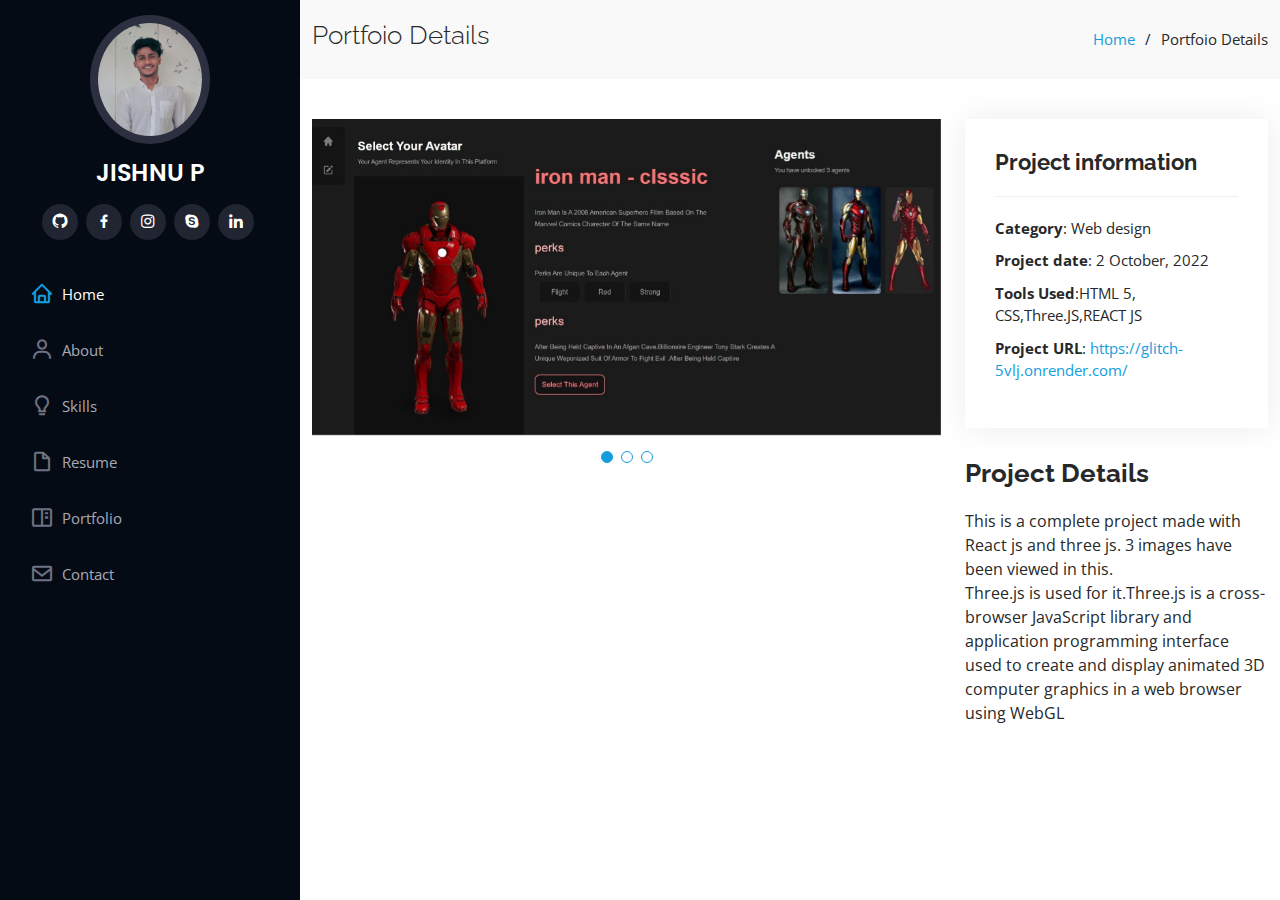
<file: portfolio-details10.html>
<!DOCTYPE html>
<html lang="en">

<head>
  <meta charset="utf-8">
  <meta content="width=device-width, initial-scale=1.0" name="viewport">

  <title>JISHNU PORTFOLIO</title>
  <meta content="" name="description">
  <meta content="" name="keywords">

  <link href="assets/img/apple-touch-icon.png" rel="apple-touch-icon">


  <link href="https://fonts.googleapis.com/css?family=Open+Sans:300,300i,400,400i,600,600i,700,700i|Raleway:300,300i,400,400i,500,500i,600,600i,700,700i|Poppins:300,300i,400,400i,500,500i,600,600i,700,700i" rel="stylesheet">


  <link href="assets/vendor/aos/aos.css" rel="stylesheet">
  <link href="assets/vendor/bootstrap/css/bootstrap.min.css" rel="stylesheet">
  <link href="assets/vendor/bootstrap-icons/bootstrap-icons.css" rel="stylesheet">
  <link href="assets/vendor/boxicons/css/boxicons.min.css" rel="stylesheet">
  <link href="assets/vendor/glightbox/css/glightbox.min.css" rel="stylesheet">
  <link href="assets/vendor/swiper/swiper-bundle.min.css" rel="stylesheet">


  <link href="assets/css/style.css" rel="stylesheet">


</head>

<body>


  <i class="bi bi-list mobile-nav-toggle d-xl-none"></i>


  <header id="header">
    <div class="d-flex flex-column">

      <div class="profile">
        <img src="assets/img/profile-img.jpg" alt="" class="img-fluid rounded-circle">
        <h1 class="text-light"><a href="index.html">JISHNU P</a></h1>
        <div class="social-links mt-3 text-center">
          <a href="https://github.com/JISHNU506?tab=repositories" class="twitter"><i class='bx bxl-github'></i></a>
          <a href="https://www.linkedin.com/in/jishnu-p-2a7695196/" class="facebook"><i class="bx bxl-facebook"></i></a>
          <a href="https://www.linkedin.com/in/jishnu-p-2a7695196/" class="instagram"><i class="bx bxl-instagram"></i></a>
          <a href="https://www.linkedin.com/in/jishnu-p-2a7695196/" class="google-plus"><i class="bx bxl-skype"></i></a>
          <a href="https://www.linkedin.com/in/jishnu-p-2a7695196/" class="linkedin"><i class="bx bxl-linkedin"></i></a>
        </div>
      </div>

      <nav id="navbar" class="nav-menu navbar">
        <ul>
          <li><a href="index.html" class="nav-link scrollto active"><i class="bx bx-home"></i> <span>Home</span></a></li>
          <li><a href="index.html" class="nav-link scrollto"><i class="bx bx-user"></i> <span>About</span></a></li>
          <li><a href="index.html" class="nav-link scrollto"><i class='bx bx-bulb' ></i><span>Skills</span></a></li>
          <li><a href="index.html" class="nav-link scrollto"><i class="bx bx-file-blank"></i> <span>Resume</span></a></li>
          <li><a href="index.html" class="nav-link scrollto"><i class="bx bx-book-content"></i> <span>Portfolio</span></a></li>
          
          <li><a href="index.html" class="nav-link scrollto"><i class="bx bx-envelope"></i> <span>Contact</span></a></li>
        </ul>
      </nav>
    </div>
  </header>


  <main id="main">

    <section id="breadcrumbs" class="breadcrumbs">
      <div class="container">

        <div class="d-flex justify-content-between align-items-center">
          <h2>Portfoio Details</h2>
          <ol>
            <li><a href="index.html">Home</a></li>
            <li>Portfoio Details</li>
          </ol>
        </div>

      </div>
    </section>
    <section id="portfolio-details" class="portfolio-details">
      <div class="container">

        <div class="row gy-4">

          <div class="col-lg-8">
            <div class="portfolio-details-slider swiper">
              <div class="swiper-wrapper align-items-center">

                <div class="swiper-slide">
                  <img src="assets/img/portfolio/portfolio-10.jpg" alt="">
                </div>

                <div class="swiper-slide">
                  <img src="assets/img/portfolio/portfolio-details-10-1.jpg" alt="">
                </div>

                <div class="swiper-slide">
                  <img src="assets/img/portfolio/portfolio-details-10-2.jpg" alt="">
                </div>

              </div>
              <div class="swiper-pagination"></div>
            </div>
          </div>
          <div class="col-lg-4">
            <div class="portfolio-info">
              <h3>Project information</h3>
              <ul>
                <li><strong>Category</strong>: Web design</li>
             
                <li><strong>Project date</strong>: 2 October, 2022</li>
                <li><strong>Tools Used</strong>:HTML 5, CSS,Three.JS,REACT JS</li>
                <li><strong>Project URL</strong>: <a href="https://glitch-5vlj.onrender.com/">https://glitch-5vlj.onrender.com/</a></li>
              </ul>
            </div>
            <div class="portfolio-description">
              <h2>Project Details</h2>
              <p>
                This is a complete project made with React js and three js. 3 images have been viewed in this. Three.js is used for it.Three.js is a cross-browser JavaScript library and application programming interface used to create and display animated 3D computer graphics in a web browser using WebGL
              </p>
            </div>
          </div>

        </div>

      </div>
    </section>

  </main>
  <footer id="footer">
    <div class="container">
     
  </footer>

  <a href="#" class="back-to-top d-flex align-items-center justify-content-center"><i class="bi bi-arrow-up-short"></i></a>


  <script src="assets/vendor/purecounter/purecounter_vanilla.js"></script>
  <script src="assets/vendor/aos/aos.js"></script>
  <script src="assets/vendor/bootstrap/js/bootstrap.bundle.min.js"></script>
  <script src="assets/vendor/glightbox/js/glightbox.min.js"></script>
  <script src="assets/vendor/isotope-layout/isotope.pkgd.min.js"></script>
  <script src="assets/vendor/swiper/swiper-bundle.min.js"></script>
  <script src="assets/vendor/typed.js/typed.min.js"></script>
  <script src="assets/vendor/waypoints/noframework.waypoints.js"></script>
  <script src="assets/vendor/php-email-form/validate.js"></script>


  <script src="assets/js/main.js"></script>

</body>

</html>
</file>
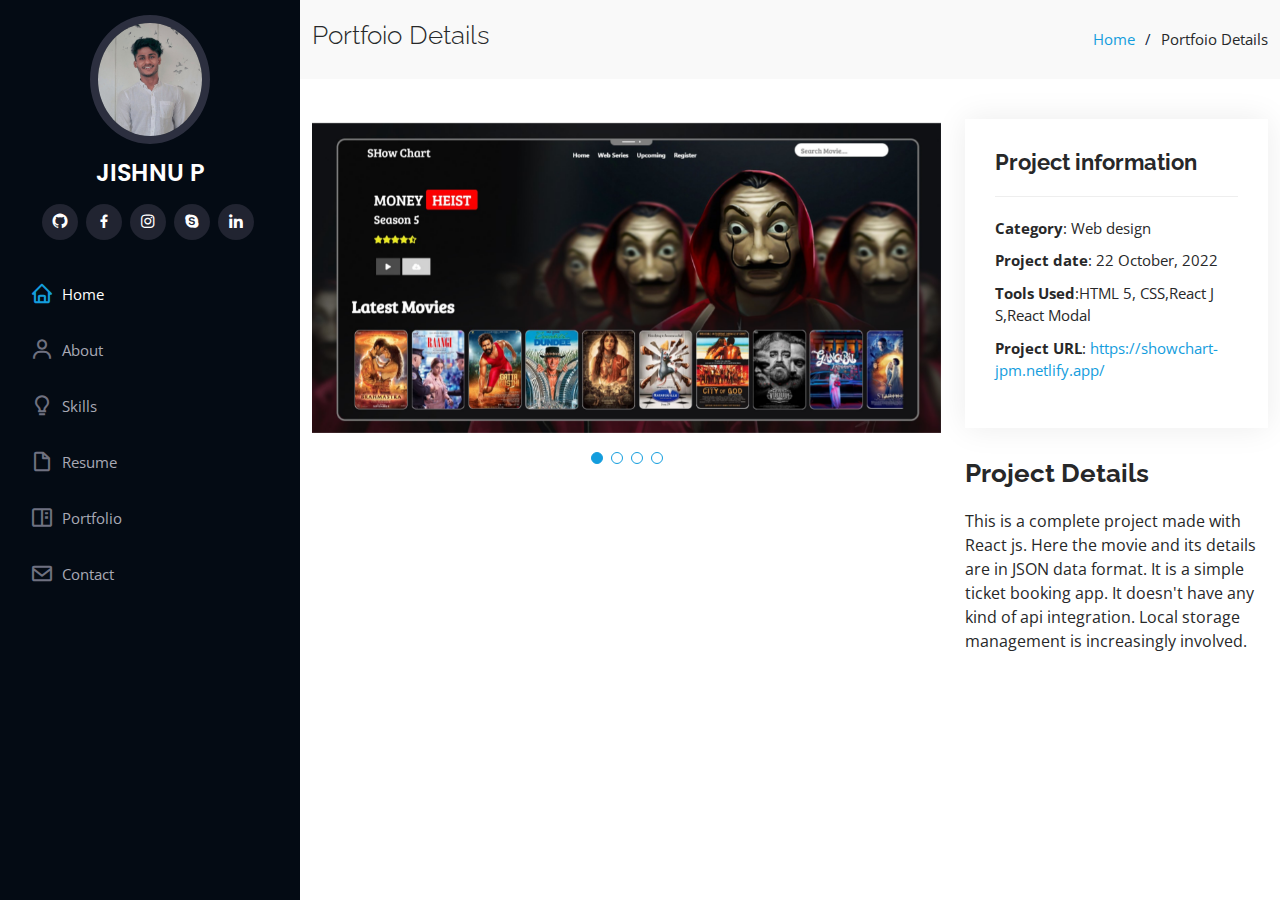
<file: portfolio-details11.html>
<!DOCTYPE html>
<html lang="en">

<head>
  <meta charset="utf-8">
  <meta content="width=device-width, initial-scale=1.0" name="viewport">

  <title>JISHNU PORTFOLIO</title>
  <meta content="" name="description">
  <meta content="" name="keywords">

  <link href="assets/img/apple-touch-icon.png" rel="apple-touch-icon">


  <link href="https://fonts.googleapis.com/css?family=Open+Sans:300,300i,400,400i,600,600i,700,700i|Raleway:300,300i,400,400i,500,500i,600,600i,700,700i|Poppins:300,300i,400,400i,500,500i,600,600i,700,700i" rel="stylesheet">


  <link href="assets/vendor/aos/aos.css" rel="stylesheet">
  <link href="assets/vendor/bootstrap/css/bootstrap.min.css" rel="stylesheet">
  <link href="assets/vendor/bootstrap-icons/bootstrap-icons.css" rel="stylesheet">
  <link href="assets/vendor/boxicons/css/boxicons.min.css" rel="stylesheet">
  <link href="assets/vendor/glightbox/css/glightbox.min.css" rel="stylesheet">
  <link href="assets/vendor/swiper/swiper-bundle.min.css" rel="stylesheet">


  <link href="assets/css/style.css" rel="stylesheet">


</head>

<body>


  <i class="bi bi-list mobile-nav-toggle d-xl-none"></i>


  <header id="header">
    <div class="d-flex flex-column">

      <div class="profile">
        <img src="assets/img/profile-img.jpg" alt="" class="img-fluid rounded-circle">
        <h1 class="text-light"><a href="index.html">JISHNU P</a></h1>
        <div class="social-links mt-3 text-center">
          <a href="https://github.com/JISHNU506?tab=repositories" class="twitter"><i class='bx bxl-github'></i></a>
          <a href="https://www.linkedin.com/in/jishnu-p-2a7695196/" class="facebook"><i class="bx bxl-facebook"></i></a>
          <a href="https://www.linkedin.com/in/jishnu-p-2a7695196/" class="instagram"><i class="bx bxl-instagram"></i></a>
          <a href="https://www.linkedin.com/in/jishnu-p-2a7695196/" class="google-plus"><i class="bx bxl-skype"></i></a>
          <a href="https://www.linkedin.com/in/jishnu-p-2a7695196/" class="linkedin"><i class="bx bxl-linkedin"></i></a>
        </div>
      </div>

      <nav id="navbar" class="nav-menu navbar">
        <ul>
          <li><a href="index.html" class="nav-link scrollto active"><i class="bx bx-home"></i> <span>Home</span></a></li>
          <li><a href="index.html" class="nav-link scrollto"><i class="bx bx-user"></i> <span>About</span></a></li>
          <li><a href="index.html" class="nav-link scrollto"><i class='bx bx-bulb' ></i><span>Skills</span></a></li>
          <li><a href="index.html" class="nav-link scrollto"><i class="bx bx-file-blank"></i> <span>Resume</span></a></li>
          <li><a href="index.html" class="nav-link scrollto"><i class="bx bx-book-content"></i> <span>Portfolio</span></a></li>
          
          <li><a href="index.html" class="nav-link scrollto"><i class="bx bx-envelope"></i> <span>Contact</span></a></li>
        </ul>
      </nav>
    </div>
  </header>


  <main id="main">

    <section id="breadcrumbs" class="breadcrumbs">
      <div class="container">

        <div class="d-flex justify-content-between align-items-center">
          <h2>Portfoio Details</h2>
          <ol>
            <li><a href="index.html">Home</a></li>
            <li>Portfoio Details</li>
          </ol>
        </div>

      </div>
    </section>
    <section id="portfolio-details" class="portfolio-details">
      <div class="container">

        <div class="row gy-4">

          <div class="col-lg-8">
            <div class="portfolio-details-slider swiper">
              <div class="swiper-wrapper align-items-center">

                <div class="swiper-slide">
                  <img src="assets/img/portfolio/moviebookmain.jpg" alt="">
                </div>

                <div class="swiper-slide">
                  <img src="assets/img/portfolio/moviebookmain2.jpg" alt="">
                </div>

                <div class="swiper-slide">
                  <img src="assets/img/portfolio/moviebookmain3.jpg" alt="">
                </div>
                <div class="swiper-slide">
                  <img src="assets/img/portfolio/moviebookmain4.jpg" alt="">
                </div>

              </div>
              <div class="swiper-pagination"></div>
            </div>
          </div>
          <div class="col-lg-4">
            <div class="portfolio-info">
              <h3>Project information</h3>
              <ul>
                <li><strong>Category</strong>: Web design</li>
             
                <li><strong>Project date</strong>: 22 October, 2022</li>
                <li><strong>Tools Used</strong>:HTML 5, CSS,React J S,React Modal</li>
                <li><strong>Project URL</strong>: <a href="https://showchart-jpm.netlify.app/">https://showchart-jpm.netlify.app/</a></li>
              </ul>
            </div>
            <div class="portfolio-description">
              <h2>Project Details</h2>
              <p>
                This is a complete project made with React js. Here the movie and its details are in JSON data format. It is a simple ticket booking app. It doesn't have any kind of api integration. Local storage management is increasingly involved.

              </p>
            </div>
          </div>

        </div>

      </div>
    </section>

  </main>
  <footer id="footer">
    <div class="container">
     
  </footer>

  <a href="#" class="back-to-top d-flex align-items-center justify-content-center"><i class="bi bi-arrow-up-short"></i></a>


  <script src="assets/vendor/purecounter/purecounter_vanilla.js"></script>
  <script src="assets/vendor/aos/aos.js"></script>
  <script src="assets/vendor/bootstrap/js/bootstrap.bundle.min.js"></script>
  <script src="assets/vendor/glightbox/js/glightbox.min.js"></script>
  <script src="assets/vendor/isotope-layout/isotope.pkgd.min.js"></script>
  <script src="assets/vendor/swiper/swiper-bundle.min.js"></script>
  <script src="assets/vendor/typed.js/typed.min.js"></script>
  <script src="assets/vendor/waypoints/noframework.waypoints.js"></script>
  <script src="assets/vendor/php-email-form/validate.js"></script>


  <script src="assets/js/main.js"></script>

</body>

</html>
</file>
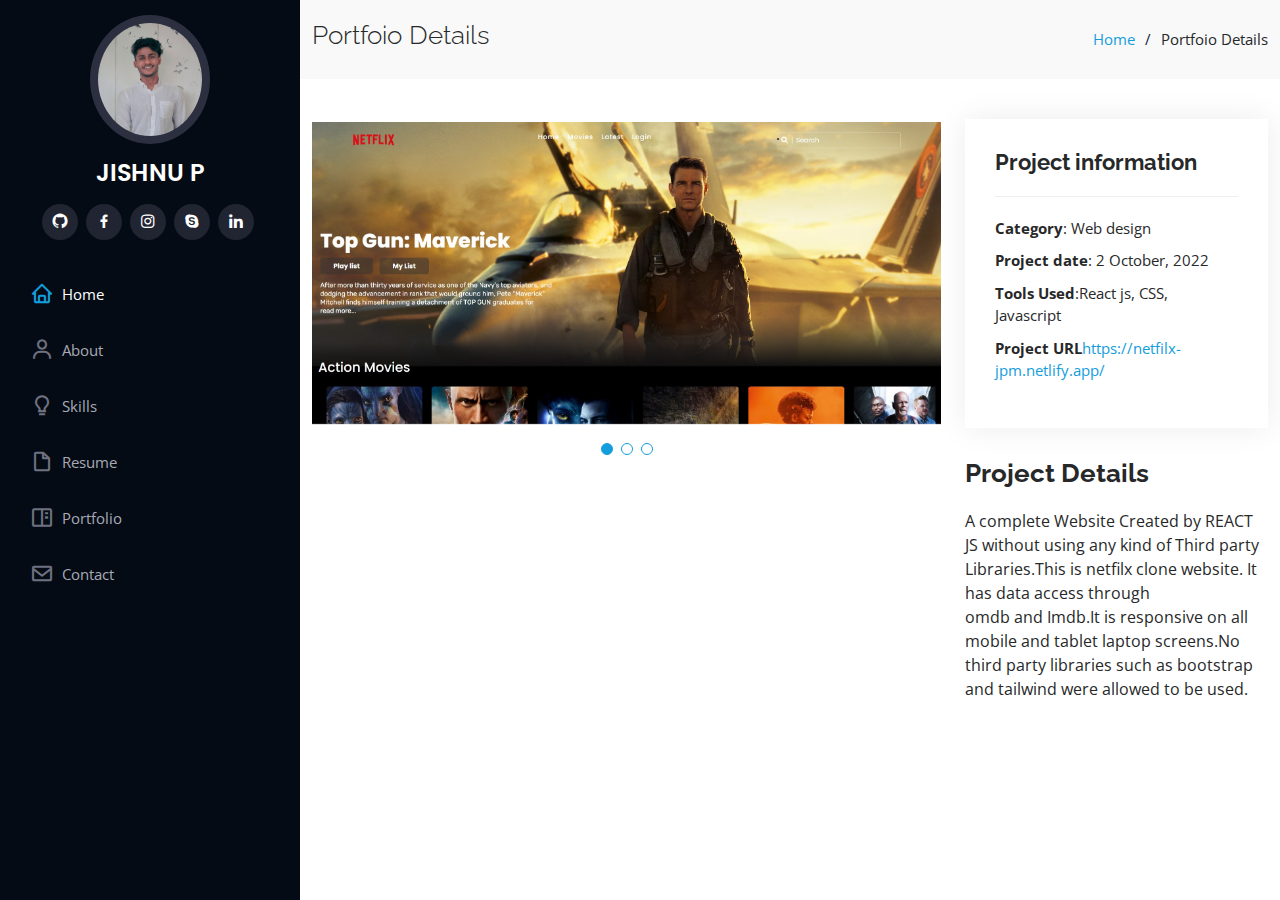
<file: portfolio-details2.html>
<!DOCTYPE html>
<html lang="en">

<head>
  <meta charset="utf-8">
  <meta content="width=device-width, initial-scale=1.0" name="viewport">

  <title>JISHNU PORTFOLIO</title>
  <meta content="" name="description">
  <meta content="" name="keywords">


  <link href="assets/img/apple-touch-icon.png" rel="apple-touch-icon">

  <!-- Google Fonts -->
  <link href="https://fonts.googleapis.com/css?family=Open+Sans:300,300i,400,400i,600,600i,700,700i|Raleway:300,300i,400,400i,500,500i,600,600i,700,700i|Poppins:300,300i,400,400i,500,500i,600,600i,700,700i" rel="stylesheet">

  <!-- Vendor CSS Files -->
  <link href="assets/vendor/aos/aos.css" rel="stylesheet">
  <link href="assets/vendor/bootstrap/css/bootstrap.min.css" rel="stylesheet">
  <link href="assets/vendor/bootstrap-icons/bootstrap-icons.css" rel="stylesheet">
  <link href="assets/vendor/boxicons/css/boxicons.min.css" rel="stylesheet">
  <link href="assets/vendor/glightbox/css/glightbox.min.css" rel="stylesheet">
  <link href="assets/vendor/swiper/swiper-bundle.min.css" rel="stylesheet">


  <link href="assets/css/style.css" rel="stylesheet">


</head>

<body>


  <i class="bi bi-list mobile-nav-toggle d-xl-none"></i>

 
  <header id="header">
    <div class="d-flex flex-column">

      <div class="profile">
        <img src="assets/img/profile-img.jpg" alt="" class="img-fluid rounded-circle">
        <h1 class="text-light"><a href="index.html">JISHNU P</a></h1>
        <div class="social-links mt-3 text-center">
          <a href="https://github.com/JISHNU506?tab=repositories" class="twitter"><i class='bx bxl-github'></i></a>
          <a href="https://www.linkedin.com/in/jishnu-p-2a7695196/" class="facebook"><i class="bx bxl-facebook"></i></a>
          <a href="https://www.linkedin.com/in/jishnu-p-2a7695196/" class="instagram"><i class="bx bxl-instagram"></i></a>
          <a href="https://www.linkedin.com/in/jishnu-p-2a7695196/" class="google-plus"><i class="bx bxl-skype"></i></a>
          <a href="https://www.linkedin.com/in/jishnu-p-2a7695196/" class="linkedin"><i class="bx bxl-linkedin"></i></a>
        </div>
      </div>

      <nav id="navbar" class="nav-menu navbar">
        <ul>
          <li><a href="index.html" class="nav-link scrollto active"><i class="bx bx-home"></i> <span>Home</span></a></li>
          <li><a href="index.html" class="nav-link scrollto"><i class="bx bx-user"></i> <span>About</span></a></li>
          <li><a href="index.html" class="nav-link scrollto"><i class='bx bx-bulb' ></i><span>Skills</span></a></li>
          <li><a href="index.html" class="nav-link scrollto"><i class="bx bx-file-blank"></i> <span>Resume</span></a></li>
          <li><a href="index.html" class="nav-link scrollto"><i class="bx bx-book-content"></i> <span>Portfolio</span></a></li>
          
          <li><a href="index.html" class="nav-link scrollto"><i class="bx bx-envelope"></i> <span>Contact</span></a></li>
        </ul>
      </nav>
    </div>
  </header>


  <main id="main">

    <section id="breadcrumbs" class="breadcrumbs">
      <div class="container">

        <div class="d-flex justify-content-between align-items-center">
          <h2>Portfoio Details</h2>
          <ol>
            <li><a href="index.html">Home</a></li>
            <li>Portfoio Details</li>
          </ol>
        </div>

      </div>
    </section>
    <section id="portfolio-details" class="portfolio-details">
      <div class="container">

        <div class="row gy-4">

          <div class="col-lg-8">
            <div class="portfolio-details-slider swiper">
              <div class="swiper-wrapper align-items-center">

                <div class="swiper-slide">
                  <img src="assets/img/portfolio/portfolio-2.jpg" alt="">
                </div>

                <div class="swiper-slide">
                  <img src="assets/img/portfolio/portfolio-details-3-2.jpg" alt="">
                </div>

                <div class="swiper-slide">
                  <img src="assets/img/portfolio/portfolio-details-2-3.jpg" alt="">
                </div>

              </div>
              <div class="swiper-pagination"></div>
            </div>
          </div>

          <div class="col-lg-4">
            <div class="portfolio-info">
              <h3>Project information</h3>
              <ul>
                <li><strong>Category</strong>: Web design</li>
             
                <li><strong>Project date</strong>: 2 October, 2022</li>
                <li><strong>Tools Used</strong>:React js, CSS, Javascript</li>
                <li><strong>Project URL</strong><a href="https://netfilx-jpm.netlify.app/">https://netfilx-jpm.netlify.app/</a></li>
              </ul>
            </div>
            <div class="portfolio-description">
              <h2>Project Details</h2>
              <p>
                A complete Website Created by REACT JS without using any kind of Third party Libraries.This is netfilx clone website. It has data access through omdb and Imdb.It is responsive on all mobile and tablet laptop screens.No third party libraries such as bootstrap and tailwind were allowed to be used.
              </p>
            </div>
          </div>
        </div>

      </div>
    </section>

  </main>
  <footer id="footer">
    <div class="container">
     
    </footer>

  <a href="#" class="back-to-top d-flex align-items-center justify-content-center"><i class="bi bi-arrow-up-short"></i></a>

  <script src="assets/vendor/purecounter/purecounter_vanilla.js"></script>
  <script src="assets/vendor/aos/aos.js"></script>
  <script src="assets/vendor/bootstrap/js/bootstrap.bundle.min.js"></script>
  <script src="assets/vendor/glightbox/js/glightbox.min.js"></script>
  <script src="assets/vendor/isotope-layout/isotope.pkgd.min.js"></script>
  <script src="assets/vendor/swiper/swiper-bundle.min.js"></script>
  <script src="assets/vendor/typed.js/typed.min.js"></script>
  <script src="assets/vendor/waypoints/noframework.waypoints.js"></script>
  <script src="assets/vendor/php-email-form/validate.js"></script>

  <script src="assets/js/main.js"></script>

</body>

</html>
</file>
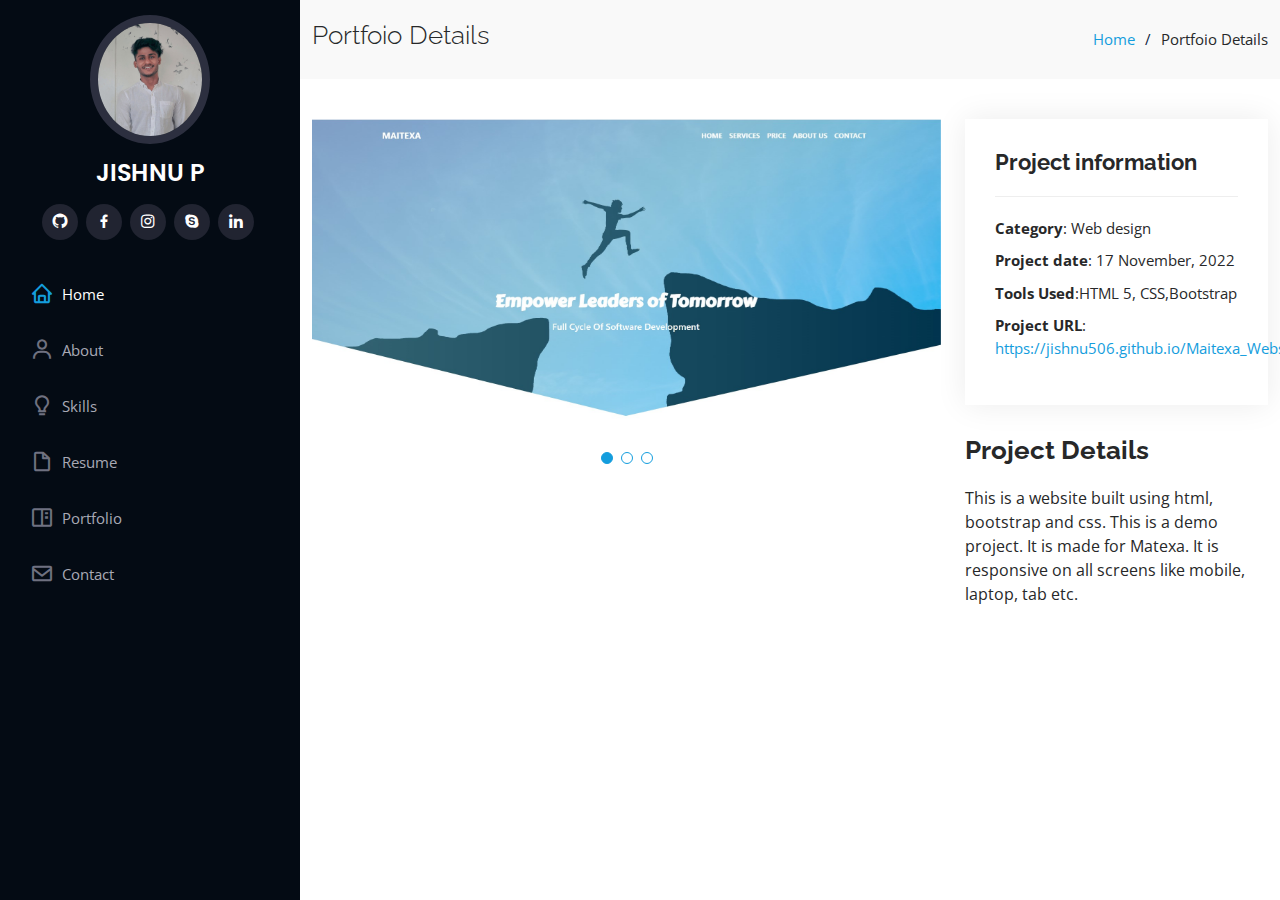
<file: portfolio-details3.html>
<!DOCTYPE html>
<html lang="en">

<head>
  <meta charset="utf-8">
  <meta content="width=device-width, initial-scale=1.0" name="viewport">

  <title>JISHNU PORTFOLIO</title>
  <meta content="" name="description">
  <meta content="" name="keywords">


  <link href="assets/img/apple-touch-icon.png" rel="apple-touch-icon">

 
  <link href="https://fonts.googleapis.com/css?family=Open+Sans:300,300i,400,400i,600,600i,700,700i|Raleway:300,300i,400,400i,500,500i,600,600i,700,700i|Poppins:300,300i,400,400i,500,500i,600,600i,700,700i" rel="stylesheet">

  
  <link href="assets/vendor/aos/aos.css" rel="stylesheet">
  <link href="assets/vendor/bootstrap/css/bootstrap.min.css" rel="stylesheet">
  <link href="assets/vendor/bootstrap-icons/bootstrap-icons.css" rel="stylesheet">
  <link href="assets/vendor/boxicons/css/boxicons.min.css" rel="stylesheet">
  <link href="assets/vendor/glightbox/css/glightbox.min.css" rel="stylesheet">
  <link href="assets/vendor/swiper/swiper-bundle.min.css" rel="stylesheet">


  <link href="assets/css/style.css" rel="stylesheet">


</head>

<body>

  <!-- ======= Mobile nav toggle button ======= -->
  <i class="bi bi-list mobile-nav-toggle d-xl-none"></i>

  <!-- ======= Header ======= -->
  <header id="header">
    <div class="d-flex flex-column">

      <div class="profile">
        <img src="assets/img/profile-img.jpg" alt="" class="img-fluid rounded-circle">
        <h1 class="text-light"><a href="index.html">JISHNU P</a></h1>
        <div class="social-links mt-3 text-center">
          <a href="https://github.com/JISHNU506?tab=repositories" class="twitter"><i class='bx bxl-github'></i></a>
          <a href="https://www.linkedin.com/in/jishnu-p-2a7695196/" class="facebook"><i class="bx bxl-facebook"></i></a>
          <a href="https://www.linkedin.com/in/jishnu-p-2a7695196/" class="instagram"><i class="bx bxl-instagram"></i></a>
          <a href="https://www.linkedin.com/in/jishnu-p-2a7695196/" class="google-plus"><i class="bx bxl-skype"></i></a>
          <a href="https://www.linkedin.com/in/jishnu-p-2a7695196/" class="linkedin"><i class="bx bxl-linkedin"></i></a>
        </div>
      </div>

      <nav id="navbar" class="nav-menu navbar">
        <ul>
          <li><a href="index.html" class="nav-link scrollto active"><i class="bx bx-home"></i> <span>Home</span></a></li>
          <li><a href="index.html" class="nav-link scrollto"><i class="bx bx-user"></i> <span>About</span></a></li>
          <li><a href="index.html" class="nav-link scrollto"><i class='bx bx-bulb' ></i><span>Skills</span></a></li>
          <li><a href="index.html" class="nav-link scrollto"><i class="bx bx-file-blank"></i> <span>Resume</span></a></li>
          <li><a href="index.html" class="nav-link scrollto"><i class="bx bx-book-content"></i> <span>Portfolio</span></a></li>
          
          <li><a href="index.html" class="nav-link scrollto"><i class="bx bx-envelope"></i> <span>Contact</span></a></li>
        </ul>
      </nav>
    </div>
  </header>


  <main id="main">

    <section id="breadcrumbs" class="breadcrumbs">
      <div class="container">

        <div class="d-flex justify-content-between align-items-center">
          <h2>Portfoio Details</h2>
          <ol>
            <li><a href="index.html">Home</a></li>
            <li>Portfoio Details</li>
          </ol>
        </div>

      </div>
    </section>
    <section id="portfolio-details" class="portfolio-details">
      <div class="container">

        <div class="row gy-4">

          <div class="col-lg-8">
            <div class="portfolio-details-slider swiper">
              <div class="swiper-wrapper align-items-center">

                <div class="swiper-slide">
                  <img src="assets/img/portfolio/portfolio-3.jpg" alt="">
                </div>

                <div class="swiper-slide">
                  <img src="assets/img/portfolio/portfolio-details-3-1.jpg" alt="">
                </div>

                <div class="swiper-slide">
                  <img src="assets/img/portfolio/portfolio-details-1-3.jpg" alt="">
                </div>

              </div>
              <div class="swiper-pagination"></div>
            </div>
          </div>

          <div class="col-lg-4">
            <div class="portfolio-info">
              <h3>Project information</h3>
              <ul>
                <li><strong>Category</strong>: Web design</li>
             
                <li><strong>Project date</strong>: 17 November, 2022</li>
                <li><strong>Tools Used</strong>:HTML 5, CSS,Bootstrap</li>
                <li><strong>Project URL</strong>: <a href="https://jishnu506.github.io/Maitexa_Website/">https://jishnu506.github.io/Maitexa_Website/</a></li>
              </ul>
            </div>
            <div class="portfolio-description">
              <h2>Project Details</h2>
              <p>
                This is a website built using html, bootstrap and css. This is a demo project. It is made for Matexa. It is responsive on all screens like mobile, laptop, tab etc.
              </p>
            </div>
          </div>

        </div>

      </div>
    </section>

  </main>
  <footer id="footer">
    <div class="container">
     
  </footer>

  <a href="#" class="back-to-top d-flex align-items-center justify-content-center"><i class="bi bi-arrow-up-short"></i></a>

  <script src="assets/vendor/purecounter/purecounter_vanilla.js"></script>
  <script src="assets/vendor/aos/aos.js"></script>
  <script src="assets/vendor/bootstrap/js/bootstrap.bundle.min.js"></script>
  <script src="assets/vendor/glightbox/js/glightbox.min.js"></script>
  <script src="assets/vendor/isotope-layout/isotope.pkgd.min.js"></script>
  <script src="assets/vendor/swiper/swiper-bundle.min.js"></script>
  <script src="assets/vendor/typed.js/typed.min.js"></script>
  <script src="assets/vendor/waypoints/noframework.waypoints.js"></script>
  <script src="assets/vendor/php-email-form/validate.js"></script>


  <script src="assets/js/main.js"></script>

</body>

</html>
</file>
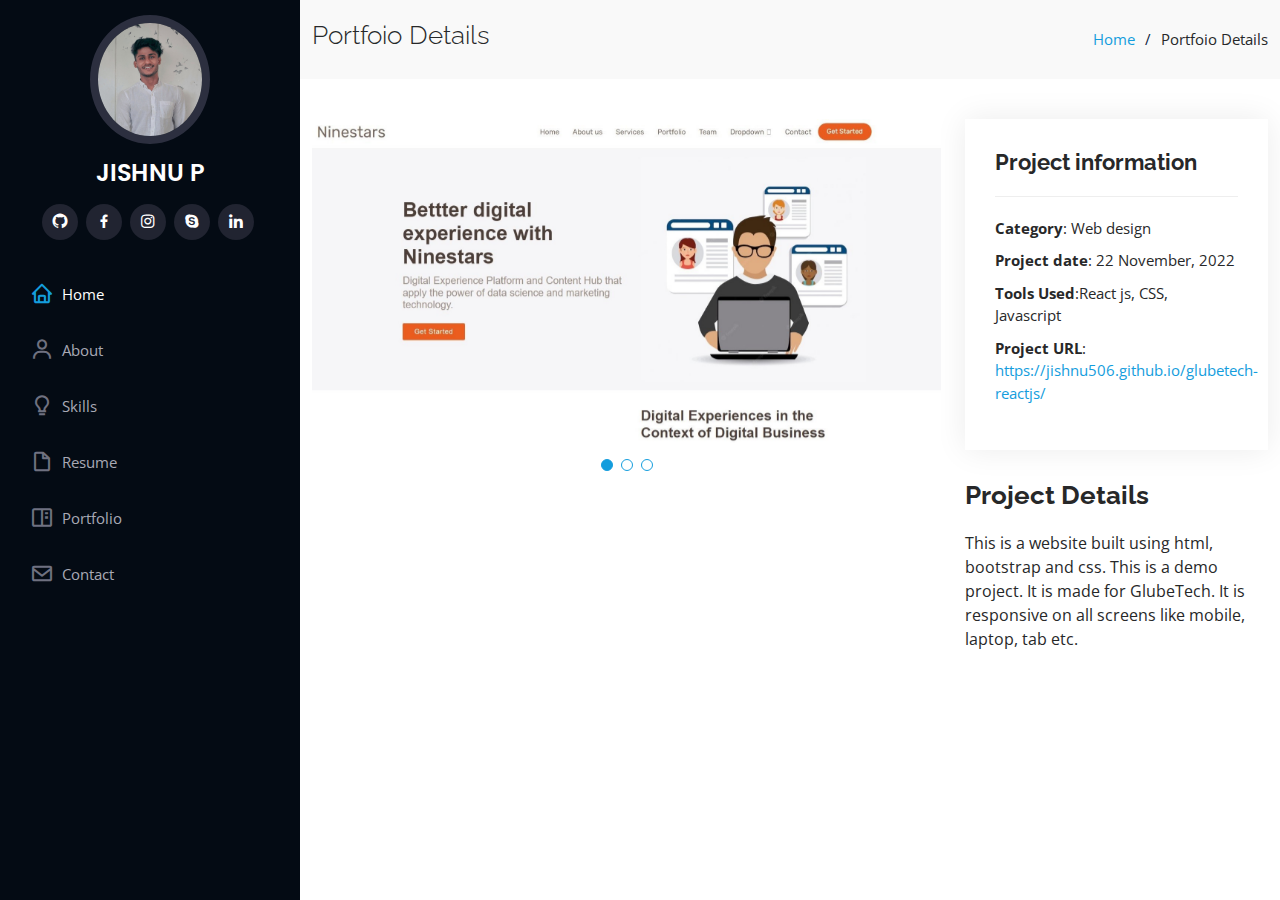
<file: portfolio-details4.html>
<!DOCTYPE html>
<html lang="en">

<head>
  <meta charset="utf-8">
  <meta content="width=device-width, initial-scale=1.0" name="viewport">

  <title>JISHNU PORTFOLIO</title>
  <meta content="" name="description">
  <meta content="" name="keywords">

  <link href="assets/img/apple-touch-icon.png" rel="apple-touch-icon">

  <link href="https://fonts.googleapis.com/css?family=Open+Sans:300,300i,400,400i,600,600i,700,700i|Raleway:300,300i,400,400i,500,500i,600,600i,700,700i|Poppins:300,300i,400,400i,500,500i,600,600i,700,700i" rel="stylesheet">

  <link href="assets/vendor/aos/aos.css" rel="stylesheet">
  <link href="assets/vendor/bootstrap/css/bootstrap.min.css" rel="stylesheet">
  <link href="assets/vendor/bootstrap-icons/bootstrap-icons.css" rel="stylesheet">
  <link href="assets/vendor/boxicons/css/boxicons.min.css" rel="stylesheet">
  <link href="assets/vendor/glightbox/css/glightbox.min.css" rel="stylesheet">
  <link href="assets/vendor/swiper/swiper-bundle.min.css" rel="stylesheet">


  <link href="assets/css/style.css" rel="stylesheet">


</head>

<body>

  <i class="bi bi-list mobile-nav-toggle d-xl-none"></i>

  <header id="header">
    <div class="d-flex flex-column">

      <div class="profile">
        <img src="assets/img/profile-img.jpg" alt="" class="img-fluid rounded-circle">
        <h1 class="text-light"><a href="index.html">JISHNU P</a></h1>
        <div class="social-links mt-3 text-center">
          <a href="https://github.com/JISHNU506?tab=repositories" class="twitter"><i class='bx bxl-github'></i></a>
          <a href="https://www.linkedin.com/in/jishnu-p-2a7695196/" class="facebook"><i class="bx bxl-facebook"></i></a>
          <a href="https://www.linkedin.com/in/jishnu-p-2a7695196/" class="instagram"><i class="bx bxl-instagram"></i></a>
          <a href="https://www.linkedin.com/in/jishnu-p-2a7695196/" class="google-plus"><i class="bx bxl-skype"></i></a>
          <a href="https://www.linkedin.com/in/jishnu-p-2a7695196/" class="linkedin"><i class="bx bxl-linkedin"></i></a>
        </div>
      </div>

      <nav id="navbar" class="nav-menu navbar">
        <ul>
          <li><a href="index.html" class="nav-link scrollto active"><i class="bx bx-home"></i> <span>Home</span></a></li>
          <li><a href="index.html" class="nav-link scrollto"><i class="bx bx-user"></i> <span>About</span></a></li>
          <li><a href="index.html" class="nav-link scrollto"><i class='bx bx-bulb' ></i><span>Skills</span></a></li>
          <li><a href="index.html" class="nav-link scrollto"><i class="bx bx-file-blank"></i> <span>Resume</span></a></li>
          <li><a href="index.html" class="nav-link scrollto"><i class="bx bx-book-content"></i> <span>Portfolio</span></a></li>
          
          <li><a href="index.html" class="nav-link scrollto"><i class="bx bx-envelope"></i> <span>Contact</span></a></li>
        </ul>
      </nav>
    </div>
  </header>


  <main id="main">

    <section id="breadcrumbs" class="breadcrumbs">
      <div class="container">

        <div class="d-flex justify-content-between align-items-center">
          <h2>Portfoio Details</h2>
          <ol>
            <li><a href="index.html">Home</a></li>
            <li>Portfoio Details</li>
          </ol>
        </div>

      </div>
    </section>
    <section id="portfolio-details" class="portfolio-details">
      <div class="container">

        <div class="row gy-4">

          <div class="col-lg-8">
            <div class="portfolio-details-slider swiper">
              <div class="swiper-wrapper align-items-center">

                <div class="swiper-slide">
                  <img src="assets/img/portfolio/portfolio-4.jpg" alt="">
                </div>

                <div class="swiper-slide">
                  <img src="assets/img/portfolio/portfolio-details-5-2.jpg" alt="">
                </div>

                <div class="swiper-slide">
                  <img src="assets/img/portfolio/portfolio-details-5-3.jpg" alt="">
                </div>

              </div>
              <div class="swiper-pagination"></div>
            </div>
          </div>

          <div class="col-lg-4">
            <div class="portfolio-info">
              <h3>Project information</h3>
              <ul>
                <li><strong>Category</strong>: Web design</li>
             
                <li><strong>Project date</strong>: 22 November, 2022</li>
                <li><strong>Tools Used</strong>:React js, CSS, Javascript</li>
                <li><strong>Project URL</strong>: <a href="https://jishnu506.github.io/glubetech-reactjs/">https://jishnu506.github.io/glubetech-reactjs/</a></li>
              </ul>
            </div>
            <div class="portfolio-description">
              <h2>Project Details</h2>
              <p>
                This is a website built using html, bootstrap and css. This is a demo project. It is made for GlubeTech. It is responsive on all screens like mobile, laptop, tab etc.
              </p>
            </div>
          </div>

        </div>

      </div>
    </section>

  </main>
  <footer id="footer">
    <div class="container">
     
  </footer>

  <a href="#" class="back-to-top d-flex align-items-center justify-content-center"><i class="bi bi-arrow-up-short"></i></a>

 
  <script src="assets/vendor/purecounter/purecounter_vanilla.js"></script>
  <script src="assets/vendor/aos/aos.js"></script>
  <script src="assets/vendor/bootstrap/js/bootstrap.bundle.min.js"></script>
  <script src="assets/vendor/glightbox/js/glightbox.min.js"></script>
  <script src="assets/vendor/isotope-layout/isotope.pkgd.min.js"></script>
  <script src="assets/vendor/swiper/swiper-bundle.min.js"></script>
  <script src="assets/vendor/typed.js/typed.min.js"></script>
  <script src="assets/vendor/waypoints/noframework.waypoints.js"></script>
  <script src="assets/vendor/php-email-form/validate.js"></script>


  <script src="assets/js/main.js"></script>

</body>

</html>
</file>
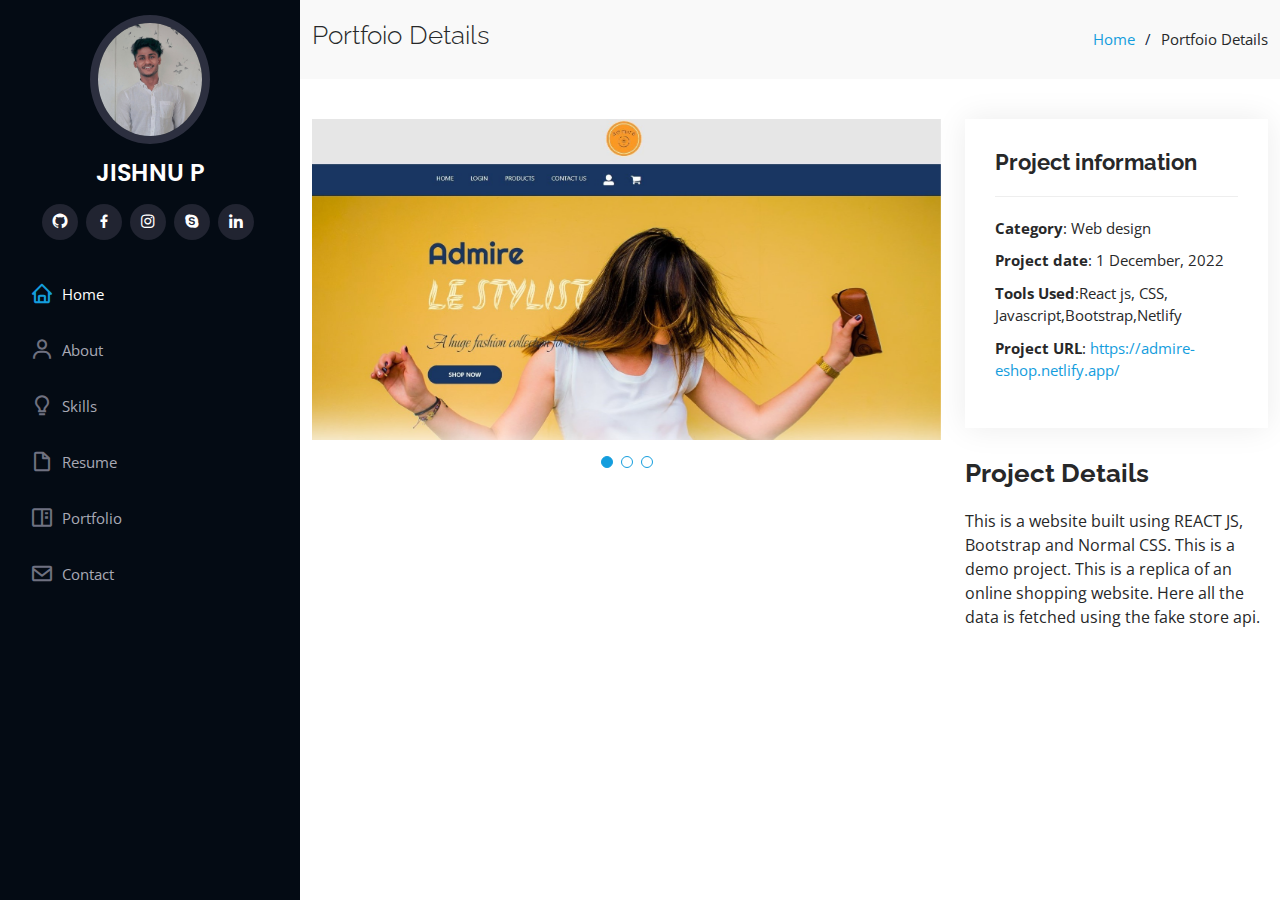
<file: portfolio-details5.html>
<!DOCTYPE html>
<html lang="en">

<head>
  <meta charset="utf-8">
  <meta content="width=device-width, initial-scale=1.0" name="viewport">

  <title>JISHNU PORTFOLIO</title>
  <meta content="" name="description">
  <meta content="" name="keywords">


  <link href="assets/img/apple-touch-icon.png" rel="apple-touch-icon">

  
  <link href="https://fonts.googleapis.com/css?family=Open+Sans:300,300i,400,400i,600,600i,700,700i|Raleway:300,300i,400,400i,500,500i,600,600i,700,700i|Poppins:300,300i,400,400i,500,500i,600,600i,700,700i" rel="stylesheet">

 
  <link href="assets/vendor/aos/aos.css" rel="stylesheet">
  <link href="assets/vendor/bootstrap/css/bootstrap.min.css" rel="stylesheet">
  <link href="assets/vendor/bootstrap-icons/bootstrap-icons.css" rel="stylesheet">
  <link href="assets/vendor/boxicons/css/boxicons.min.css" rel="stylesheet">
  <link href="assets/vendor/glightbox/css/glightbox.min.css" rel="stylesheet">
  <link href="assets/vendor/swiper/swiper-bundle.min.css" rel="stylesheet">


  <link href="assets/css/style.css" rel="stylesheet">


</head>

<body>


  <i class="bi bi-list mobile-nav-toggle d-xl-none"></i>



  <header id="header">
    <div class="d-flex flex-column">

      <div class="profile">
        <img src="assets/img/profile-img.jpg" alt="" class="img-fluid rounded-circle">
        <h1 class="text-light"><a href="index.html">JISHNU P</a></h1>
        <div class="social-links mt-3 text-center">
          <a href="https://github.com/JISHNU506?tab=repositories" class="twitter"><i class='bx bxl-github'></i></a>
          <a href="https://www.linkedin.com/in/jishnu-p-2a7695196/" class="facebook"><i class="bx bxl-facebook"></i></a>
          <a href="https://www.linkedin.com/in/jishnu-p-2a7695196/" class="instagram"><i class="bx bxl-instagram"></i></a>
          <a href="https://www.linkedin.com/in/jishnu-p-2a7695196/" class="google-plus"><i class="bx bxl-skype"></i></a>
          <a href="https://www.linkedin.com/in/jishnu-p-2a7695196/" class="linkedin"><i class="bx bxl-linkedin"></i></a>
        </div>
      </div>

      <nav id="navbar" class="nav-menu navbar">
        <ul>
          <li><a href="index.html" class="nav-link scrollto active"><i class="bx bx-home"></i> <span>Home</span></a></li>
          <li><a href="index.htmlout" class="nav-link scrollto"><i class="bx bx-user"></i> <span>About</span></a></li>
          <li><a href="index.html" class="nav-link scrollto"><i class='bx bx-bulb' ></i><span>Skills</span></a></li>
          <li><a href="index.html" class="nav-link scrollto"><i class="bx bx-file-blank"></i> <span>Resume</span></a></li>
          <li><a href="index.html" class="nav-link scrollto"><i class="bx bx-book-content"></i> <span>Portfolio</span></a></li>
          
          <li><a href="index.html" class="nav-link scrollto"><i class="bx bx-envelope"></i> <span>Contact</span></a></li>
        </ul>
      </nav>
    </div>
  </header>


  <main id="main">

  
    <section id="breadcrumbs" class="breadcrumbs">
      <div class="container">

        <div class="d-flex justify-content-between align-items-center">
          <h2>Portfoio Details</h2>
          <ol>
            <li><a href="index.html">Home</a></li>
            <li>Portfoio Details</li>
          </ol>
        </div>

      </div>
    </section>

  
    <section id="portfolio-details" class="portfolio-details">
      <div class="container">

        <div class="row gy-4">

          <div class="col-lg-8">
            <div class="portfolio-details-slider swiper">
              <div class="swiper-wrapper align-items-center">

                <div class="swiper-slide">
                  <img src="assets/img/portfolio/portfolio-5.jpg" alt="">
                </div>

                <div class="swiper-slide">
                  <img src="assets/img/portfolio/portfolio-details-4-2.jpg" alt="">
                </div>

                <div class="swiper-slide">
                  <img src="assets/img/portfolio/portfolio-details-4-3.jpg" alt="">
                </div>

              </div>
              <div class="swiper-pagination"></div>
            </div>
          </div>

          <div class="col-lg-4">
            <div class="portfolio-info">
              <h3>Project information</h3>
              <ul>
                <li><strong>Category</strong>: Web design</li>
             
                <li><strong>Project date</strong>: 1 December, 2022</li>
                <li><strong>Tools Used</strong>:React js, CSS, Javascript,Bootstrap,Netlify</li>
                <li><strong>Project URL</strong>: <a href="https://admire-eshop.netlify.app/">https://admire-eshop.netlify.app/</a></li>
              </ul>
            </div>
            <div class="portfolio-description">
              <h2>Project Details</h2>
              <p>
                This is a website built using REACT JS, Bootstrap and Normal CSS. This is a demo project. This is a replica of an online shopping website. Here all the data is fetched using the fake store api.
              </p>
            </div>
          </div>

        </div>

      </div>
    </section>
  </main>
  <footer id="footer">
    <div class="container">
     
  </footer>

  <a href="#" class="back-to-top d-flex align-items-center justify-content-center"><i class="bi bi-arrow-up-short"></i></a>


  <script src="assets/vendor/purecounter/purecounter_vanilla.js"></script>
  <script src="assets/vendor/aos/aos.js"></script>
  <script src="assets/vendor/bootstrap/js/bootstrap.bundle.min.js"></script>
  <script src="assets/vendor/glightbox/js/glightbox.min.js"></script>
  <script src="assets/vendor/isotope-layout/isotope.pkgd.min.js"></script>
  <script src="assets/vendor/swiper/swiper-bundle.min.js"></script>
  <script src="assets/vendor/typed.js/typed.min.js"></script>
  <script src="assets/vendor/waypoints/noframework.waypoints.js"></script>
  <script src="assets/vendor/php-email-form/validate.js"></script>


  <script src="assets/js/main.js"></script>

</body>

</html>
</file>
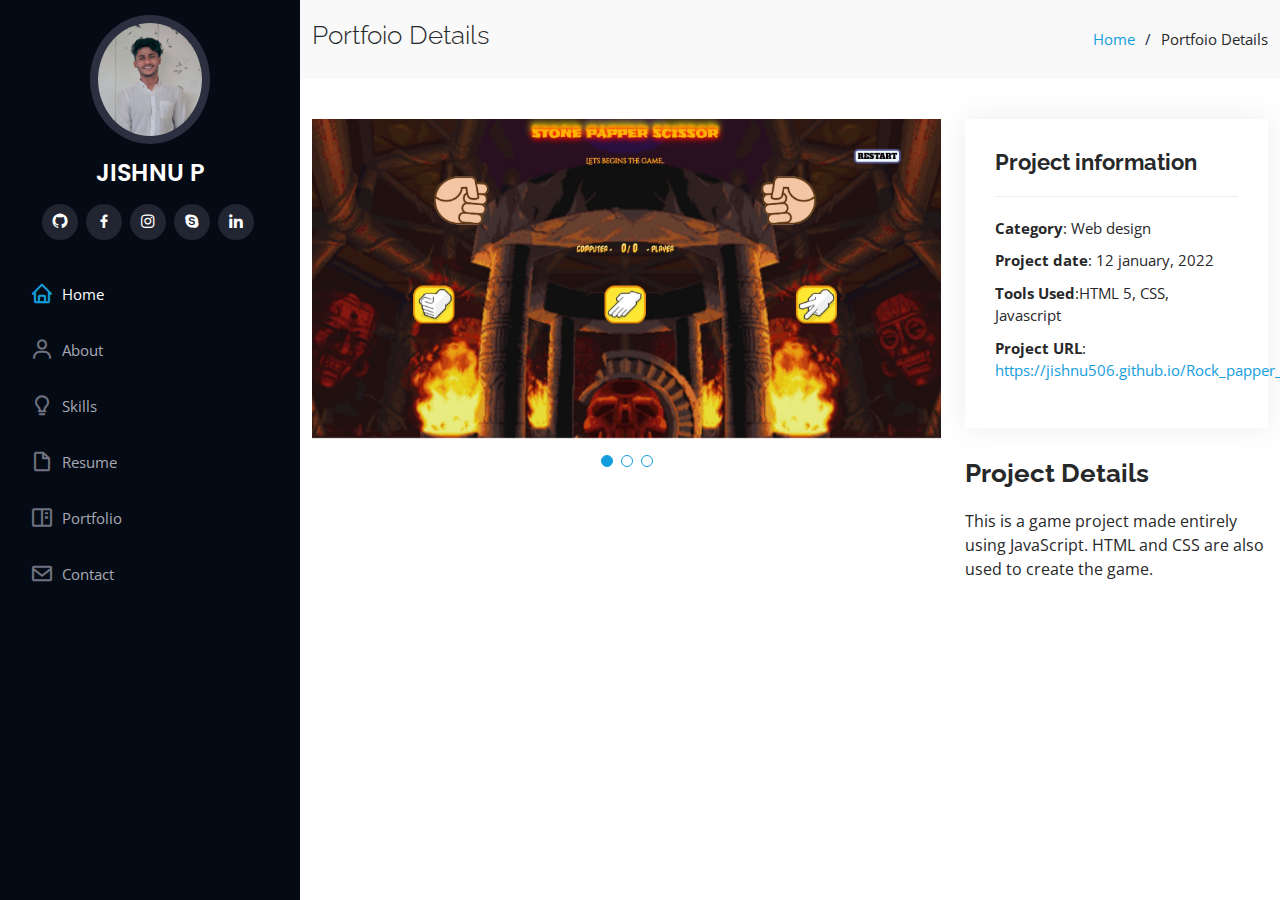
<file: portfolio-details6.html>
<!DOCTYPE html>
<html lang="en">

<head>
  <meta charset="utf-8">
  <meta content="width=device-width, initial-scale=1.0" name="viewport">

  <title>JISHNU PORTFOLIO</title>
  <meta content="" name="description">
  <meta content="" name="keywords">

  <link href="assets/img/apple-touch-icon.png" rel="apple-touch-icon">


  <link href="https://fonts.googleapis.com/css?family=Open+Sans:300,300i,400,400i,600,600i,700,700i|Raleway:300,300i,400,400i,500,500i,600,600i,700,700i|Poppins:300,300i,400,400i,500,500i,600,600i,700,700i" rel="stylesheet">


  <link href="assets/vendor/aos/aos.css" rel="stylesheet">
  <link href="assets/vendor/bootstrap/css/bootstrap.min.css" rel="stylesheet">
  <link href="assets/vendor/bootstrap-icons/bootstrap-icons.css" rel="stylesheet">
  <link href="assets/vendor/boxicons/css/boxicons.min.css" rel="stylesheet">
  <link href="assets/vendor/glightbox/css/glightbox.min.css" rel="stylesheet">
  <link href="assets/vendor/swiper/swiper-bundle.min.css" rel="stylesheet">


  <link href="assets/css/style.css" rel="stylesheet">


</head>

<body>


  <i class="bi bi-list mobile-nav-toggle d-xl-none"></i>


  <header id="header">
    <div class="d-flex flex-column">

      <div class="profile">
        <img src="assets/img/profile-img.jpg" alt="" class="img-fluid rounded-circle">
        <h1 class="text-light"><a href="index.html">JISHNU P</a></h1>
        <div class="social-links mt-3 text-center">
          <a href="https://github.com/JISHNU506?tab=repositories" class="twitter"><i class='bx bxl-github'></i></a>
          <a href="https://www.linkedin.com/in/jishnu-p-2a7695196/" class="facebook"><i class="bx bxl-facebook"></i></a>
          <a href="https://www.linkedin.com/in/jishnu-p-2a7695196/" class="instagram"><i class="bx bxl-instagram"></i></a>
          <a href="https://www.linkedin.com/in/jishnu-p-2a7695196/" class="google-plus"><i class="bx bxl-skype"></i></a>
          <a href="https://www.linkedin.com/in/jishnu-p-2a7695196/" class="linkedin"><i class="bx bxl-linkedin"></i></a>
        </div>
      </div>

      <nav id="navbar" class="nav-menu navbar">
        <ul>
          <li><a href="index.html" class="nav-link scrollto active"><i class="bx bx-home"></i> <span>Home</span></a></li>
          <li><a href="index.html" class="nav-link scrollto"><i class="bx bx-user"></i> <span>About</span></a></li>
          <li><a href="index.html" class="nav-link scrollto"><i class='bx bx-bulb' ></i><span>Skills</span></a></li>
          <li><a href="index.html" class="nav-link scrollto"><i class="bx bx-file-blank"></i> <span>Resume</span></a></li>
          <li><a href="index.html" class="nav-link scrollto"><i class="bx bx-book-content"></i> <span>Portfolio</span></a></li>
          
          <li><a href="index.html" class="nav-link scrollto"><i class="bx bx-envelope"></i> <span>Contact</span></a></li>
        </ul>
      </nav>
    </div>
  </header>


  <main id="main">

    <section id="breadcrumbs" class="breadcrumbs">
      <div class="container">

        <div class="d-flex justify-content-between align-items-center">
          <h2>Portfoio Details</h2>
          <ol>
            <li><a href="index.html">Home</a></li>
            <li>Portfoio Details</li>
          </ol>
        </div>

      </div>
    </section>
    <section id="portfolio-details" class="portfolio-details">
      <div class="container">

        <div class="row gy-4">

          <div class="col-lg-8">
            <div class="portfolio-details-slider swiper">
              <div class="swiper-wrapper align-items-center">

                <div class="swiper-slide">
                  <img src="assets/img/portfolio/portfolio-6.jpg" alt="">
                </div>

                <div class="swiper-slide">
                  <img src="assets/img/portfolio/portfolio-details-6-2.jpg" alt="">
                </div>

                <div class="swiper-slide">
                  <img src="assets/img/portfolio/portfolio-details-6-3.jpg" alt="">
                </div>

              </div>
              <div class="swiper-pagination"></div>
            </div>
          </div>
          <div class="col-lg-4">
            <div class="portfolio-info">
              <h3>Project information</h3>
              <ul>
                <li><strong>Category</strong>: Web design</li>
             
                <li><strong>Project date</strong>: 12 january, 2022</li>
                <li><strong>Tools Used</strong>:HTML 5, CSS, Javascript</li>
                <li><strong>Project URL</strong>: <a href="https://jishnu506.github.io/Rock_papper_Scissor_Game/">https://jishnu506.github.io/Rock_papper_Scissor_Game/</a></li>
              </ul>
            </div>
            <div class="portfolio-description">
              <h2>Project Details</h2>
              <p>
                This is a game project made entirely using JavaScript. HTML and CSS are also used to create the game.
              </p>
            </div>
          </div>

        </div>

      </div>
    </section>

  </main>
  <footer id="footer">
    <div class="container">
     
  </footer>

  <a href="#" class="back-to-top d-flex align-items-center justify-content-center"><i class="bi bi-arrow-up-short"></i></a>


  <script src="assets/vendor/purecounter/purecounter_vanilla.js"></script>
  <script src="assets/vendor/aos/aos.js"></script>
  <script src="assets/vendor/bootstrap/js/bootstrap.bundle.min.js"></script>
  <script src="assets/vendor/glightbox/js/glightbox.min.js"></script>
  <script src="assets/vendor/isotope-layout/isotope.pkgd.min.js"></script>
  <script src="assets/vendor/swiper/swiper-bundle.min.js"></script>
  <script src="assets/vendor/typed.js/typed.min.js"></script>
  <script src="assets/vendor/waypoints/noframework.waypoints.js"></script>
  <script src="assets/vendor/php-email-form/validate.js"></script>


  <script src="assets/js/main.js"></script>

</body>

</html>
</file>
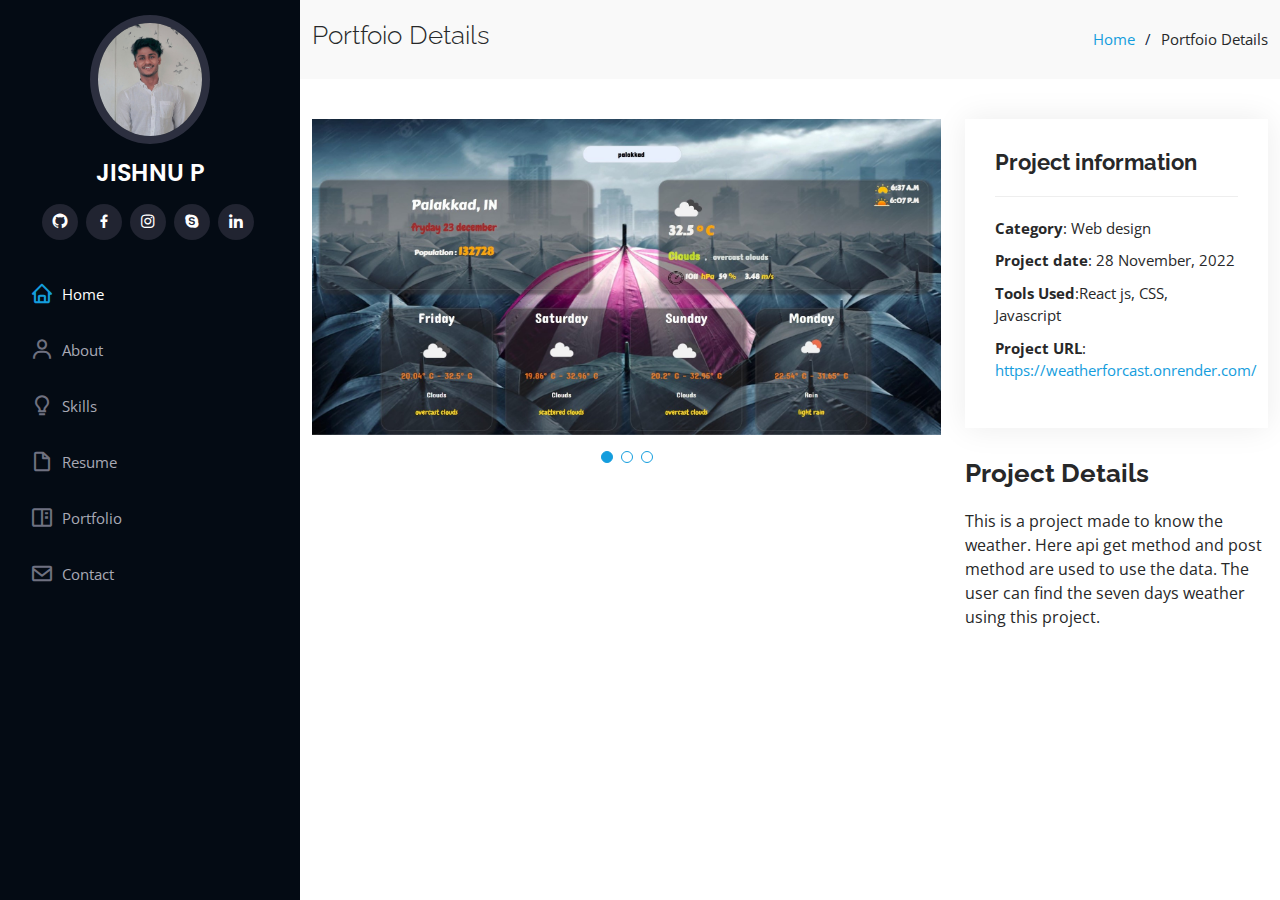
<file: portfolio-details7.html>
<!DOCTYPE html>
<html lang="en">

<head>
  <meta charset="utf-8">
  <meta content="width=device-width, initial-scale=1.0" name="viewport">

  <title>JISHNU PORTFOLIO</title>
  <meta content="" name="description">
  <meta content="" name="keywords">


  <link href="assets/img/apple-touch-icon.png" rel="apple-touch-icon">


  <link href="https://fonts.googleapis.com/css?family=Open+Sans:300,300i,400,400i,600,600i,700,700i|Raleway:300,300i,400,400i,500,500i,600,600i,700,700i|Poppins:300,300i,400,400i,500,500i,600,600i,700,700i" rel="stylesheet">

 
  <link href="assets/vendor/aos/aos.css" rel="stylesheet">
  <link href="assets/vendor/bootstrap/css/bootstrap.min.css" rel="stylesheet">
  <link href="assets/vendor/bootstrap-icons/bootstrap-icons.css" rel="stylesheet">
  <link href="assets/vendor/boxicons/css/boxicons.min.css" rel="stylesheet">
  <link href="assets/vendor/glightbox/css/glightbox.min.css" rel="stylesheet">
  <link href="assets/vendor/swiper/swiper-bundle.min.css" rel="stylesheet">


  <link href="assets/css/style.css" rel="stylesheet">


</head>

<body>

 
  <i class="bi bi-list mobile-nav-toggle d-xl-none"></i>

 

  <header id="header">
    <div class="d-flex flex-column">

      <div class="profile">
        <img src="assets/img/profile-img.jpg" alt="" class="img-fluid rounded-circle">
        <h1 class="text-light"><a href="index.html">JISHNU P</a></h1>
        <div class="social-links mt-3 text-center">
          <a href="https://github.com/JISHNU506?tab=repositories" class="twitter"><i class='bx bxl-github'></i></a>
          <a href="https://www.linkedin.com/in/jishnu-p-2a7695196/" class="facebook"><i class="bx bxl-facebook"></i></a>
          <a href="https://www.linkedin.com/in/jishnu-p-2a7695196/" class="instagram"><i class="bx bxl-instagram"></i></a>
          <a href="https://www.linkedin.com/in/jishnu-p-2a7695196/" class="google-plus"><i class="bx bxl-skype"></i></a>
          <a href="https://www.linkedin.com/in/jishnu-p-2a7695196/" class="linkedin"><i class="bx bxl-linkedin"></i></a>
        </div>
      </div>

      <nav id="navbar" class="nav-menu navbar">
        <ul>
          <li><a href="index.html" class="nav-link scrollto active"><i class="bx bx-home"></i> <span>Home</span></a></li>
          <li><a href="index.html" class="nav-link scrollto"><i class="bx bx-user"></i> <span>About</span></a></li>
          <li><a href="index.html" class="nav-link scrollto"><i class='bx bx-bulb' ></i><span>Skills</span></a></li>
          <li><a href="index.html" class="nav-link scrollto"><i class="bx bx-file-blank"></i> <span>Resume</span></a></li>
          <li><a href="index.html" class="nav-link scrollto"><i class="bx bx-book-content"></i> <span>Portfolio</span></a></li>
          
          <li><a href="index.html" class="nav-link scrollto"><i class="bx bx-envelope"></i> <span>Contact</span></a></li>
        </ul>
      </nav>
    </div>
  </header>


  <main id="main">


    <section id="breadcrumbs" class="breadcrumbs">
      <div class="container">

        <div class="d-flex justify-content-between align-items-center">
          <h2>Portfoio Details</h2>
          <ol>
            <li><a href="index.html">Home</a></li>
            <li>Portfoio Details</li>
          </ol>
        </div>

      </div>
    </section>
    <section id="portfolio-details" class="portfolio-details">
      <div class="container">

        <div class="row gy-4">

          <div class="col-lg-8">
            <div class="portfolio-details-slider swiper">
              <div class="swiper-wrapper align-items-center">

                <div class="swiper-slide">
                  <img src="assets/img/portfolio/portfolio-7.jpg" alt="">
                </div>

                <div class="swiper-slide">
                  <img src="assets/img/portfolio/portfolio-details-7-2.jpg" alt="">
                </div>

                <div class="swiper-slide">
                  <img src="assets/img/portfolio/portfolio-details-7-3.jpg" alt="">
                </div>

              </div>
              <div class="swiper-pagination"></div>
            </div>
          </div>

          <div class="col-lg-4">
            <div class="portfolio-info">
              <h3>Project information</h3>
              <ul>
                <li><strong>Category</strong>: Web design</li>
             
                <li><strong>Project date</strong>: 28 November, 2022</li>
                <li><strong>Tools Used</strong>:React js, CSS, Javascript</li>
                <li><strong>Project URL</strong>: <a href="https://weatherforcast.onrender.com/">https://weatherforcast.onrender.com/</a></li>
              </ul>
            </div>
            <div class="portfolio-description">
              <h2>Project Details</h2>
              <p>
               
This is a project made to know the weather. Here api get method and post method are used to use the data. The user can find the seven days weather using this project.

              </p>
            </div>
          </div>

        </div>

      </div>
    </section>

  </main>
  <footer id="footer">
    <div class="container">
     
  </footer>

  <a href="#" class="back-to-top d-flex align-items-center justify-content-center"><i class="bi bi-arrow-up-short"></i></a>

  <script src="assets/vendor/purecounter/purecounter_vanilla.js"></script>
  <script src="assets/vendor/aos/aos.js"></script>
  <script src="assets/vendor/bootstrap/js/bootstrap.bundle.min.js"></script>
  <script src="assets/vendor/glightbox/js/glightbox.min.js"></script>
  <script src="assets/vendor/isotope-layout/isotope.pkgd.min.js"></script>
  <script src="assets/vendor/swiper/swiper-bundle.min.js"></script>
  <script src="assets/vendor/typed.js/typed.min.js"></script>
  <script src="assets/vendor/waypoints/noframework.waypoints.js"></script>
  <script src="assets/vendor/php-email-form/validate.js"></script>

  
  <script src="assets/js/main.js"></script>

</body>

</html>
</file>
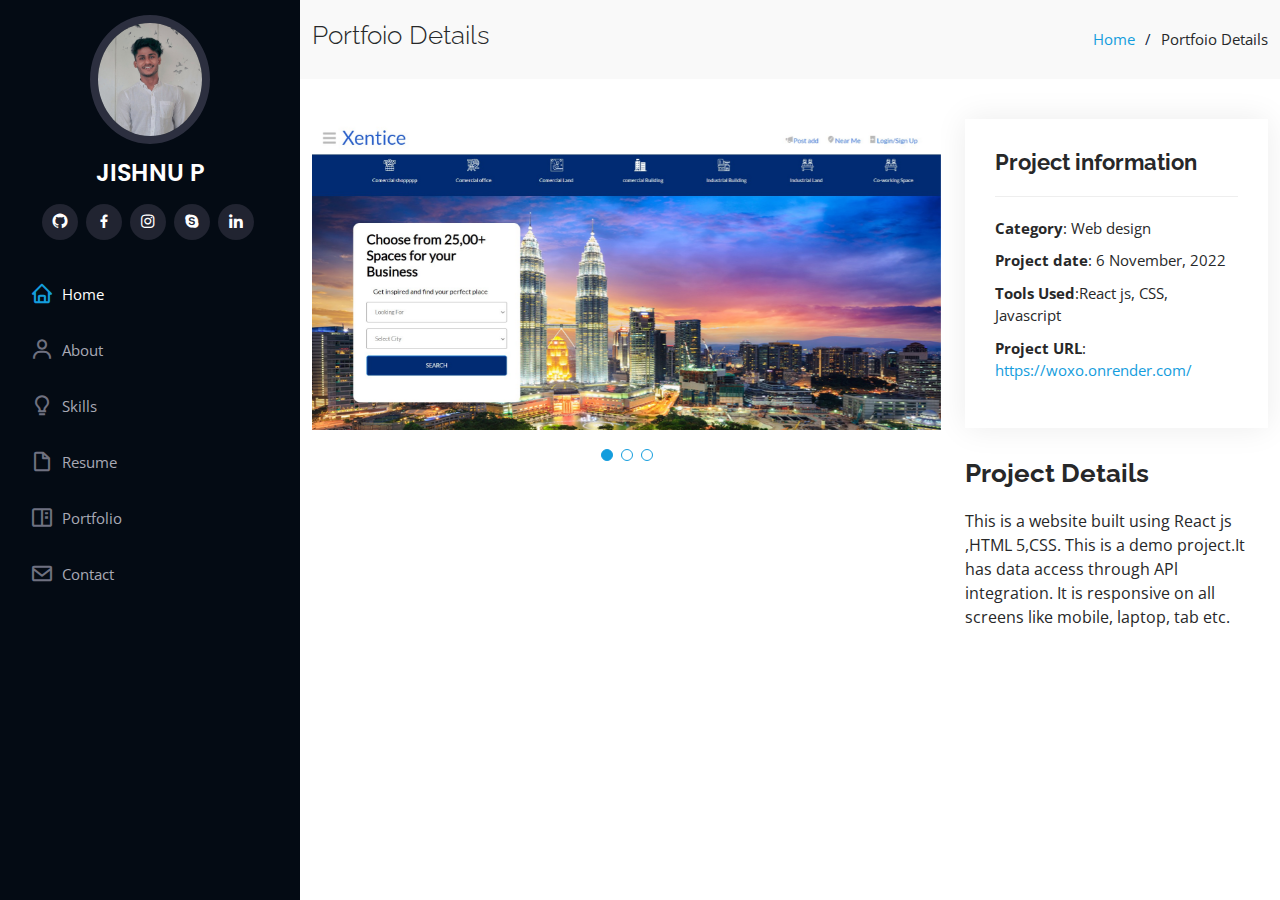
<file: portfolio-details8.html>
<!DOCTYPE html>
<html lang="en">

<head>
  <meta charset="utf-8">
  <meta content="width=device-width, initial-scale=1.0" name="viewport">

  <title>JISHNU PORTFOLIO</title>
  <meta content="" name="description">
  <meta content="" name="keywords">

 
  <link href="assets/img/apple-touch-icon.png" rel="apple-touch-icon">


  <link href="https://fonts.googleapis.com/css?family=Open+Sans:300,300i,400,400i,600,600i,700,700i|Raleway:300,300i,400,400i,500,500i,600,600i,700,700i|Poppins:300,300i,400,400i,500,500i,600,600i,700,700i" rel="stylesheet">


  <link href="assets/vendor/aos/aos.css" rel="stylesheet">
  <link href="assets/vendor/bootstrap/css/bootstrap.min.css" rel="stylesheet">
  <link href="assets/vendor/bootstrap-icons/bootstrap-icons.css" rel="stylesheet">
  <link href="assets/vendor/boxicons/css/boxicons.min.css" rel="stylesheet">
  <link href="assets/vendor/glightbox/css/glightbox.min.css" rel="stylesheet">
  <link href="assets/vendor/swiper/swiper-bundle.min.css" rel="stylesheet">


  <link href="assets/css/style.css" rel="stylesheet">


</head>

<body>


  <i class="bi bi-list mobile-nav-toggle d-xl-none"></i>

 
  
  <header id="header">
    <div class="d-flex flex-column">

      <div class="profile">
        <img src="assets/img/profile-img.jpg" alt="" class="img-fluid rounded-circle">
        <h1 class="text-light"><a href="index.html">JISHNU P</a></h1>
        <div class="social-links mt-3 text-center">
          <a href="https://github.com/JISHNU506?tab=repositories" class="twitter"><i class='bx bxl-github'></i></a>
          <a href="https://www.linkedin.com/in/jishnu-p-2a7695196/" class="facebook"><i class="bx bxl-facebook"></i></a>
          <a href="https://www.linkedin.com/in/jishnu-p-2a7695196/" class="instagram"><i class="bx bxl-instagram"></i></a>
          <a href="https://www.linkedin.com/in/jishnu-p-2a7695196/" class="google-plus"><i class="bx bxl-skype"></i></a>
          <a href="https://www.linkedin.com/in/jishnu-p-2a7695196/" class="linkedin"><i class="bx bxl-linkedin"></i></a>
        </div>
      </div>

      <nav id="navbar" class="nav-menu navbar">
        <ul>
          <li><a href="index.html" class="nav-link scrollto active"><i class="bx bx-home"></i> <span>Home</span></a></li>
          <li><a href="index.html" class="nav-link scrollto"><i class="bx bx-user"></i> <span>About</span></a></li>
          <li><a href="index.html" class="nav-link scrollto"><i class='bx bx-bulb' ></i><span>Skills</span></a></li>
          <li><a href="index.html" class="nav-link scrollto"><i class="bx bx-file-blank"></i> <span>Resume</span></a></li>
          <li><a href="index.html" class="nav-link scrollto"><i class="bx bx-book-content"></i> <span>Portfolio</span></a></li>
          
          <li><a href="index.html" class="nav-link scrollto"><i class="bx bx-envelope"></i> <span>Contact</span></a></li>
        </ul>
      </nav>
    </div>
  </header>

  <main id="main">

    <section id="breadcrumbs" class="breadcrumbs">
      <div class="container">

        <div class="d-flex justify-content-between align-items-center">
          <h2>Portfoio Details</h2>
          <ol>
            <li><a href="index.html">Home</a></li>
            <li>Portfoio Details</li>
          </ol>
        </div>

      </div>
    </section>
    <section id="portfolio-details" class="portfolio-details">
      <div class="container">

        <div class="row gy-4">

          <div class="col-lg-8">
            <div class="portfolio-details-slider swiper">
              <div class="swiper-wrapper align-items-center">

                <div class="swiper-slide">
                  <img src="assets/img/portfolio/portfolio-8.jpg" alt="">
                </div>

                <div class="swiper-slide">
                  <img src="assets/img/portfolio/portfolio-details-8-2.jpg" alt="">
                </div>

                <div class="swiper-slide">
                  <img src="assets/img/portfolio/portfolio-details-8-3.jpg" alt="">
                </div>

              </div>
              <div class="swiper-pagination"></div>
            </div>
          </div>

          <div class="col-lg-4">
            <div class="portfolio-info">
              <h3>Project information</h3>
              <ul>
                <li><strong>Category</strong>: Web design</li>
             
                <li><strong>Project date</strong>: 6 November, 2022</li>
                <li><strong>Tools Used</strong>:React js, CSS, Javascript</li>
                <li><strong>Project URL</strong>: <a href="https://woxo.onrender.com/">https://woxo.onrender.com/</a></li>
              </ul>
            </div>
            <div class="portfolio-description">
              <h2>Project Details</h2>
              <p>
                This is a website built using React js ,HTML 5,CSS. This is a demo project.It has data access through APl integration. It is responsive on all screens like mobile, laptop, tab etc.
              </p>
            </div>
          </div>

        </div>

      </div>
    </section>

  </main>
  <footer id="footer">
    <div class="container">
     
  </footer>

  <a href="#" class="back-to-top d-flex align-items-center justify-content-center"><i class="bi bi-arrow-up-short"></i></a>

 
  <script src="assets/vendor/purecounter/purecounter_vanilla.js"></script>
  <script src="assets/vendor/aos/aos.js"></script>
  <script src="assets/vendor/bootstrap/js/bootstrap.bundle.min.js"></script>
  <script src="assets/vendor/glightbox/js/glightbox.min.js"></script>
  <script src="assets/vendor/isotope-layout/isotope.pkgd.min.js"></script>
  <script src="assets/vendor/swiper/swiper-bundle.min.js"></script>
  <script src="assets/vendor/typed.js/typed.min.js"></script>
  <script src="assets/vendor/waypoints/noframework.waypoints.js"></script>
  <script src="assets/vendor/php-email-form/validate.js"></script>

  <script src="assets/js/main.js"></script>

</body>

</html>
</file>
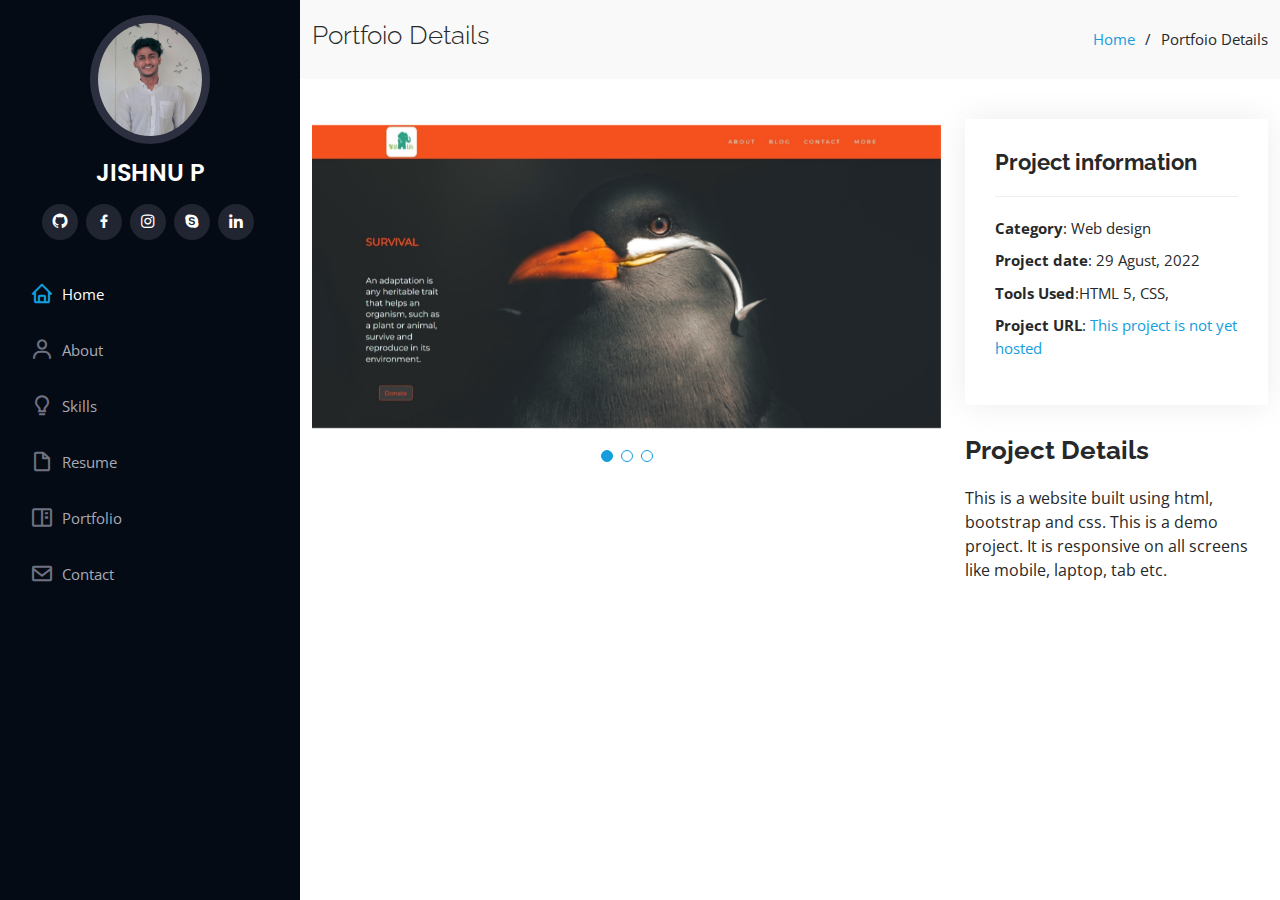
<file: portfolio-details9.html>
<!DOCTYPE html>
<html lang="en">

<head>
  <meta charset="utf-8">
  <meta content="width=device-width, initial-scale=1.0" name="viewport">

  <title>JISHNU PORTFOLIO</title>
  <meta content="" name="description">
  <meta content="" name="keywords">

  <link href="assets/img/apple-touch-icon.png" rel="apple-touch-icon">

  <link href="https://fonts.googleapis.com/css?family=Open+Sans:300,300i,400,400i,600,600i,700,700i|Raleway:300,300i,400,400i,500,500i,600,600i,700,700i|Poppins:300,300i,400,400i,500,500i,600,600i,700,700i" rel="stylesheet">

  <link href="assets/vendor/aos/aos.css" rel="stylesheet">
  <link href="assets/vendor/bootstrap/css/bootstrap.min.css" rel="stylesheet">
  <link href="assets/vendor/bootstrap-icons/bootstrap-icons.css" rel="stylesheet">
  <link href="assets/vendor/boxicons/css/boxicons.min.css" rel="stylesheet">
  <link href="assets/vendor/glightbox/css/glightbox.min.css" rel="stylesheet">
  <link href="assets/vendor/swiper/swiper-bundle.min.css" rel="stylesheet">


  <link href="assets/css/style.css" rel="stylesheet">


</head>

<body>

  <i class="bi bi-list mobile-nav-toggle d-xl-none"></i>

  <header id="header">
    <div class="d-flex flex-column">

      <div class="profile">
        <img src="assets/img/profile-img.jpg" alt="" class="img-fluid rounded-circle">
        <h1 class="text-light"><a href="index.html">JISHNU P</a></h1>
        <div class="social-links mt-3 text-center">
          <a href="https://github.com/JISHNU506?tab=repositories" class="twitter"><i class='bx bxl-github'></i></a>
          <a href="https://www.linkedin.com/in/jishnu-p-2a7695196/" class="facebook"><i class="bx bxl-facebook"></i></a>
          <a href="https://www.linkedin.com/in/jishnu-p-2a7695196/" class="instagram"><i class="bx bxl-instagram"></i></a>
          <a href="https://www.linkedin.com/in/jishnu-p-2a7695196/" class="google-plus"><i class="bx bxl-skype"></i></a>
          <a href="https://www.linkedin.com/in/jishnu-p-2a7695196/" class="linkedin"><i class="bx bxl-linkedin"></i></a>
        </div>
      </div>

      <nav id="navbar" class="nav-menu navbar">
        <ul>
          <li><a href="index.html" class="nav-link scrollto active"><i class="bx bx-home"></i> <span>Home</span></a></li>
          <li><a href="index.html" class="nav-link scrollto"><i class="bx bx-user"></i> <span>About</span></a></li>
          <li><a href="index.html" class="nav-link scrollto"><i class='bx bx-bulb' ></i><span>Skills</span></a></li>
          <li><a href="index.html" class="nav-link scrollto"><i class="bx bx-file-blank"></i> <span>Resume</span></a></li>
          <li><a href="index.html" class="nav-link scrollto"><i class="bx bx-book-content"></i> <span>Portfolio</span></a></li>
          
          <li><a href="index.html" class="nav-link scrollto"><i class="bx bx-envelope"></i> <span>Contact</span></a></li>
        </ul>
      </nav>
    </div>
  </header>


  <main id="main">

    <section id="breadcrumbs" class="breadcrumbs">
      <div class="container">

        <div class="d-flex justify-content-between align-items-center">
          <h2>Portfoio Details</h2>
          <ol>
            <li><a href="index.html">Home</a></li>
            <li>Portfoio Details</li>
          </ol>
        </div>

      </div>
    </section>
    <section id="portfolio-details" class="portfolio-details">
      <div class="container">

        <div class="row gy-4">

          <div class="col-lg-8">
            <div class="portfolio-details-slider swiper">
              <div class="swiper-wrapper align-items-center">

                <div class="swiper-slide">
                  <img src="assets/img/portfolio/portfolio-9.jpg" alt="">
                </div>

                <div class="swiper-slide">
                  <img src="assets/img/portfolio/portfolio-details-9-2.jpg" alt="">
                </div>

                <div class="swiper-slide">
                  <img src="assets/img/portfolio/portfolio-details-9-3.jpg" alt="">
                </div>

              </div>
              <div class="swiper-pagination"></div>
            </div>
          </div>

          <div class="col-lg-4">
            <div class="portfolio-info">
              <h3>Project information</h3>
              <ul>
                <li><strong>Category</strong>: Web design</li>
             
                <li><strong>Project date</strong>: 29 Agust, 2022</li>
                <li><strong>Tools Used</strong>:HTML 5, CSS,</li>
                <li><strong>Project URL</strong>: <a href="#">This project is not yet hosted</a></li>
              </ul>
            </div>
            <div class="portfolio-description">
              <h2>Project Details</h2>
              <p>
                This is a website built using html, bootstrap and css. This is a demo project. It is responsive on all screens like mobile, laptop, tab etc.
              </p>
            </div>
          </div>

        </div>

      </div>
    </section>

  </main>
  <footer id="footer">
    <div class="container">
     
  </footer>

  <a href="#" class="back-to-top d-flex align-items-center justify-content-center"><i class="bi bi-arrow-up-short"></i></a>

 
  <script src="assets/vendor/purecounter/purecounter_vanilla.js"></script>
  <script src="assets/vendor/aos/aos.js"></script>
  <script src="assets/vendor/bootstrap/js/bootstrap.bundle.min.js"></script>
  <script src="assets/vendor/glightbox/js/glightbox.min.js"></script>
  <script src="assets/vendor/isotope-layout/isotope.pkgd.min.js"></script>
  <script src="assets/vendor/swiper/swiper-bundle.min.js"></script>
  <script src="assets/vendor/typed.js/typed.min.js"></script>
  <script src="assets/vendor/waypoints/noframework.waypoints.js"></script>
  <script src="assets/vendor/php-email-form/validate.js"></script>


  <script src="assets/js/main.js"></script>

</body>

</html>
</file>
<file: assets/css/style.css>
body {
  font-family: "Open Sans", sans-serif;
  color: #272829;
}

a {
  color: #149ddd;
  text-decoration: none;
}

a:hover {
  color: #37b3ed;
  text-decoration: none;
}

h1,
h2,
h3,
h4,
h5,
h6 {
  font-family: "Raleway", sans-serif;
}


.back-to-top {
  position: fixed;
  visibility: hidden;
  opacity: 0;
  right: 15px;
  bottom: 15px;
  z-index: 996;
  background: #149ddd;
  width: 40px;
  height: 40px;
  border-radius: 50px;
  transition: all 0.4s;
}

.back-to-top i {
  font-size: 28px;
  color: #fff;
  line-height: 0;
}

.back-to-top:hover {
  background: #2eafec;
  color: #fff;
}

.back-to-top.active {
  visibility: visible;
  opacity: 1;
}

/*--------------------------------------------------------------
# Header
--------------------------------------------------------------*/
#header {
  position: fixed;
  top: 0;
  left: 0;
  bottom: 0;
  width: 300px;
  transition: all ease-in-out 0.5s;
  z-index: 9997;
  transition: all 0.5s;
  padding: 0 15px;
  background: #040b14;
  overflow-y: auto;
}

#header .profile img {
  margin: 15px auto;
  display: block;
  width: 120px;
  border: 8px solid #2c2f3f;
}

#header .profile h1 {
  font-size: 24px;
  margin: 0;
  padding: 0;
  font-weight: 600;
  -moz-text-align-last: center;
  text-align-last: center;
  font-family: "Poppins", sans-serif;
}

#header .profile h1 a,
#header .profile h1 a:hover {
  color: #fff;
  text-decoration: none;
}

#header .profile .social-links a {
  font-size: 18px;
  display: inline-block;
  background: #212431;
  color: #fff;
  line-height: 1;
  padding: 8px 0;
  margin-right: 4px;
  border-radius: 50%;
  text-align: center;
  width: 36px;
  height: 36px;
  transition: 0.3s;
}

#header .profile .social-links a:hover {
  background: #149ddd;
  color: #fff;
  text-decoration: none;
}

#main {
  margin-left: 300px;
}

@media (max-width: 1199px) {
  #header {
    left: -300px;
  }

  #main {
    margin-left: 0;
  }
}


.nav-menu {
  padding: 30px 0 0 0;
}

.nav-menu * {
  margin: 0;
  padding: 0;
  list-style: none;
}

.nav-menu>ul>li {
  position: relative;
  white-space: nowrap;
}

.nav-menu a,
.nav-menu a:focus {
  display: flex;
  align-items: center;
  color: #a8a9b4;
  padding: 12px 15px;
  margin-bottom: 8px;
  transition: 0.3s;
  font-size: 15px;
}

.nav-menu a i,
.nav-menu a:focus i {
  font-size: 24px;
  padding-right: 8px;
  color: #6f7180;
}

.nav-menu a:hover,
.nav-menu .active,
.nav-menu .active:focus,
.nav-menu li:hover>a {
  text-decoration: none;
  color: #fff;
}

.nav-menu a:hover i,
.nav-menu .active i,
.nav-menu .active:focus i,
.nav-menu li:hover>a i {
  color: #149ddd;
}

/* Mobile Navigation */
.mobile-nav-toggle {
  position: fixed;
  right: 15px;
  top: 15px;
  z-index: 9998;
  border: 0;
  font-size: 24px;
  transition: all 0.4s;
  outline: none !important;
  background-color: #149ddd;
  color: #fff;
  width: 40px;
  height: 40px;
  display: inline-flex;
  align-items: center;
  justify-content: center;
  line-height: 0;
  border-radius: 50px;
  cursor: pointer;
}

.mobile-nav-active {
  overflow: hidden;
}

.mobile-nav-active #header {
  left: 0;
}


#hero {
  width: 100%;
  height: 100vh;
  background: url("../img/jishnuimg.jpeg") top center;
  background-size: cover;
}

#hero:before {
  content: "";
  background: rgba(5, 13, 24, 0.3);
  position: absolute;
  bottom: 0;
  top: 0;
  left: 0;
  right: 0;
  z-index: 1;
}

#hero .hero-container {
  position: relative;
  z-index: 2;
  min-width: 300px;
}

#hero h1 {
  margin: 0 0 10px 0;
  font-size: 64px;
  font-weight: 700;
  line-height: 56px;
  color: #fff;
}

#hero p {
  color: #fff;
  margin-bottom: 50px;
  font-size: 26px;
  font-family: "Poppins", sans-serif;
}

#hero p span {
  color: #fff;
  padding-bottom: 4px;
  letter-spacing: 1px;
  border-bottom: 3px solid #149ddd;
}

@media (min-width: 1024px) {
  #hero {
    background-attachment: fixed;
  }
}

@media (max-width: 768px) {
  #hero h1 {
    font-size: 28px;
    line-height: 36px;
  }

  #hero h2 {
    font-size: 18px;
    line-height: 24px;
    margin-bottom: 30px;
  }
}


section {
  padding: 60px 0;
  overflow: hidden;
}

.section-bg {
  background: #f5f8fd;
}

.section-title {
  padding-bottom: 30px;
}

.section-title h2 {
  font-size: 32px;
  font-weight: bold;
  margin-bottom: 20px;
  padding-bottom: 20px;
  position: relative;
  color: #173b6c;
}

.section-title h2::after {
  content: "";
  position: absolute;
  display: block;
  width: 50px;
  height: 3px;
  background: #149ddd;
  bottom: 0;
  left: 0;
}

.section-title p {
  margin-bottom: 0;
}


.about .content h3 {
  font-weight: 700;
  font-size: 26px;
  color: #173b6c;
}

.about .content ul {
  list-style: none;
  padding: 0;
}

.about .content ul li {
  margin-bottom: 20px;
  display: flex;
  align-items: center;
}

.about .content ul strong {
  margin-right: 10px;
}

.about .content ul i {
  font-size: 16px;
  margin-right: 5px;
  color: #149ddd;
  line-height: 0;
}

.about .content p:last-child {
  margin-bottom: 0;
}

/*--------------------------------------------------------------
# Facts
--------------------------------------------------------------*/
.facts {
  padding-bottom: 30px;
}

.facts .count-box {
  padding: 30px;
  width: 100%;
}

.facts .count-box i {
  display: block;
  font-size: 44px;
  color: #149ddd;
  float: left;
  line-height: 0;
}

.facts .count-box span {
  font-size: 48px;
  line-height: 40px;
  display: block;
  font-weight: 700;
  color: #050d18;
  margin-left: 60px;
}

.facts .count-box p {
  padding: 15px 0 0 0;
  margin: 0 0 0 60px;
  font-family: "Raleway", sans-serif;
  font-size: 14px;
  color: #122f57;
}

.facts .count-box a {
  font-weight: 600;
  display: block;
  margin-top: 20px;
  color: #122f57;
  font-size: 15px;
  font-family: "Poppins", sans-serif;
  transition: ease-in-out 0.3s;
}

.facts .count-box a:hover {
  color: #1f5297;
}

/*--------------------------------------------------------------
# Akills
--------------------------------------------------------------*/
.skills .progress {
  height: 60px;
  display: block;
  background: none;
  border-radius: 0;
}

.skills .progress .skill {
  padding: 0;
  margin: 0 0 6px 0;
  text-transform: uppercase;
  display: block;
  font-weight: 600;
  font-family: "Poppins", sans-serif;
  color: #050d18;
}

.skills .progress .skill .val {
  float: right;
  font-style: normal;
}

.skills .progress-bar-wrap {
  background: #dce8f8;
  height: 10px;
}

.skills .progress-bar {
  width: 1px;
  height: 10px;
  transition: 0.9s;
  background-color: #149ddd;
}

/*--------------------------------------------------------------
# Resume
--------------------------------------------------------------*/
.resume .resume-title {
  font-size: 26px;
  font-weight: 700;
  margin-top: 20px;
  margin-bottom: 20px;
  color: #050d18;
}

.resume .resume-item {
  padding: 0 0 20px 20px;
  margin-top: -2px;
  border-left: 2px solid #1f5297;
  position: relative;
}

.resume .resume-item h4 {
  line-height: 18px;
  font-size: 18px;
  font-weight: 600;
  text-transform: uppercase;
  font-family: "Poppins", sans-serif;
  color: #050d18;
  margin-bottom: 10px;
}

.resume .resume-item h5 {
  font-size: 16px;
  background: #e4edf9;
  padding: 5px 15px;
  display: inline-block;
  font-weight: 600;
  margin-bottom: 10px;
}

.resume .resume-item ul {
  padding-left: 20px;
}

.resume .resume-item ul li {
  padding-bottom: 10px;
}

.resume .resume-item:last-child {
  padding-bottom: 0;
}

.resume .resume-item::before {
  content: "";
  position: absolute;
  width: 16px;
  height: 16px;
  border-radius: 50px;
  left: -9px;
  top: 0;
  background: #fff;
  border: 2px solid #1f5297;
}

/*--------------------------------------------------------------
# Portfolio
--------------------------------------------------------------*/
.portfolio .portfolio-item {
  margin-bottom: 30px;
}

.portfolio #portfolio-flters {
  padding: 0;
  margin: 0 auto 35px auto;
  list-style: none;
  text-align: center;
  background: #fff;
  border-radius: 50px;
  padding: 2px 15px;
}

.portfolio #portfolio-flters li {
  cursor: pointer;
  display: inline-block;
  padding: 10px 15px 8px 15px;
  font-size: 14px;
  font-weight: 600;
  line-height: 1;
  text-transform: uppercase;
  color: #272829;
  margin-bottom: 5px;
  transition: all 0.3s ease-in-out;
}

.portfolio #portfolio-flters li:hover,
.portfolio #portfolio-flters li.filter-active {
  color: #149ddd;
}

.portfolio #portfolio-flters li:last-child {
  margin-right: 0;
}

.portfolio .portfolio-wrap {
  transition: 0.3s;
  position: relative;
  overflow: hidden;
  z-index: 1;
}

.portfolio .portfolio-wrap::before {
  content: "";
  background: rgba(255, 255, 255, 0.5);
  position: absolute;
  left: 0;
  right: 0;
  top: 0;
  bottom: 0;
  transition: all ease-in-out 0.3s;
  z-index: 2;
  opacity: 0;
}

.portfolio .portfolio-wrap .portfolio-links {
  opacity: 1;
  left: 0;
  right: 0;
  bottom: -60px;
  z-index: 3;
  position: absolute;
  transition: all ease-in-out 0.3s;
  display: flex;
  justify-content: center;
}

.portfolio .portfolio-wrap .portfolio-links a {
  color: #fff;
  font-size: 28px;
  text-align: center;
  background: rgba(20, 157, 221, 0.75);
  transition: 0.3s;
  width: 50%;
}

.portfolio .portfolio-wrap .portfolio-links a:hover {
  background: rgba(20, 157, 221, 0.95);
}

.portfolio .portfolio-wrap .portfolio-links a+a {
  border-left: 1px solid #37b3ed;
}

.portfolio .portfolio-wrap:hover::before {
  top: 0;
  left: 0;
  right: 0;
  bottom: 0;
  opacity: 1;
}

.portfolio .portfolio-wrap:hover .portfolio-links {
  opacity: 1;
  bottom: 0;
}

/*--------------------------------------------------------------
# Portfolio Details
--------------------------------------------------------------*/
.portfolio-details {
  padding-top: 40px;
}

.portfolio-details .portfolio-details-slider img {
  width: 100%;
}

.portfolio-details .portfolio-details-slider .swiper-pagination {
  margin-top: 20px;
  position: relative;
}

.portfolio-details .portfolio-details-slider .swiper-pagination .swiper-pagination-bullet {
  width: 12px;
  height: 12px;
  background-color: #fff;
  opacity: 1;
  border: 1px solid #149ddd;
}

.portfolio-details .portfolio-details-slider .swiper-pagination .swiper-pagination-bullet-active {
  background-color: #149ddd;
}

.portfolio-details .portfolio-info {
  padding: 30px;
  box-shadow: 0px 0 30px rgba(5, 13, 24, 0.08);
}

.portfolio-details .portfolio-info h3 {
  font-size: 22px;
  font-weight: 700;
  margin-bottom: 20px;
  padding-bottom: 20px;
  border-bottom: 1px solid #eee;
}

.portfolio-details .portfolio-info ul {
  list-style: none;
  padding: 0;
  font-size: 15px;
}

.portfolio-details .portfolio-info ul li+li {
  margin-top: 10px;
}

.portfolio-details .portfolio-description {
  padding-top: 30px;
}

.portfolio-details .portfolio-description h2 {
  font-size: 26px;
  font-weight: 700;
  margin-bottom: 20px;
}

.portfolio-details .portfolio-description p {
  padding: 0;
}

/*--------------------------------------------------------------
# Testimonials
--------------------------------------------------------------*/
.testimonials .testimonials-carousel,
.testimonials .testimonials-slider {
  overflow: hidden;
}

.testimonials .testimonial-item {
  box-sizing: content-box;
  text-align: center;
  min-height: 320px;
}

.testimonials .testimonial-item .testimonial-img {
  width: 90px;
  border-radius: 50%;
  margin: 0 auto;
}

.testimonials .testimonial-item h3 {
  font-size: 18px;
  font-weight: bold;
  margin: 10px 0 5px 0;
  color: #111;
}

.testimonials .testimonial-item h4 {
  font-size: 14px;
  color: #999;
  margin: 0;
}

.testimonials .testimonial-item .quote-icon-left,
.testimonials .testimonial-item .quote-icon-right {
  color: #c3e8fa;
  font-size: 26px;
}

.testimonials .testimonial-item .quote-icon-left {
  display: inline-block;
  left: -5px;
  position: relative;
}

.testimonials .testimonial-item .quote-icon-right {
  display: inline-block;
  right: -5px;
  position: relative;
  top: 10px;
}

.testimonials .testimonial-item p {
  font-style: italic;
  margin: 0 15px 15px 15px;
  padding: 20px;
  background: #fff;
  position: relative;
  margin-bottom: 35px;
  border-radius: 6px;
  box-shadow: 0px 2px 15px rgba(0, 0, 0, 0.1);
}

.testimonials .testimonial-item p::after {
  content: "";
  width: 0;
  height: 0;
  border-top: 20px solid #fff;
  border-right: 20px solid transparent;
  border-left: 20px solid transparent;
  position: absolute;
  bottom: -20px;
  left: calc(50% - 20px);
}

.testimonials .swiper-pagination {
  margin-top: 20px;
  position: relative;
}

.testimonials .swiper-pagination .swiper-pagination-bullet {
  width: 12px;
  height: 12px;
  background-color: #fff;
  opacity: 1;
  border: 1px solid #149ddd;
}

.testimonials .swiper-pagination .swiper-pagination-bullet-active {
  background-color: #149ddd;
}

/*--------------------------------------------------------------
# Contact
--------------------------------------------------------------*/
.contact {
  padding-bottom: 130px;
}

.contact .info {
  padding: 30px;    
  background: #fff;
  width: 100%;
  box-shadow: 0 0 24px 0 rgba(0, 0, 0, 0.12);
}

.contact .info i {
  font-size: 20px;
  color: #149ddd;
  float: left;
  width: 44px;
  height: 44px;
  background: #dff3fc;
  display: flex;
  justify-content: center;
  align-items: center;
  border-radius: 50px;
  transition: all 0.3s ease-in-out;
}

.contact .info h4 {
  padding: 0 0 0 60px;
  font-size: 22px;
  font-weight: 600;
  margin-bottom: 5px;
  color: #050d18;
}

.contact .info p {
  padding: 0 0 10px 60px;
  margin-bottom: 20px;
  font-size: 14px;
  color: #173b6c;
}

.contact .info .email p {
  padding-top: 5px;
}

.contact .info .social-links {
  padding-left: 60px;
}

.contact .info .social-links a {
  font-size: 18px;
  display: inline-block;
  background: #333;
  color: #fff;
  line-height: 1;
  padding: 8px 0;
  border-radius: 50%;
  text-align: center;
  width: 36px;
  height: 36px;
  transition: 0.3s;
  margin-right: 10px;
}

.contact .info .social-links a:hover {
  background: #149ddd;
  color: #fff;
}

.contact .info .email:hover i,
.contact .info .address:hover i,
.contact .info .phone:hover i {
  background: #149ddd;
  color: #fff;
}

.contact .php-email-form {
  width: 100%;
  padding: 30px;
  background: #fff;
  box-shadow: 0 0 24px 0 rgba(0, 0, 0, 0.12);
}

.contact .php-email-form .form-group {
  padding-bottom: 8px;
}

.contact .php-email-form .validate {
  display: none;
  color: red;
  margin: 0 0 15px 0;
  font-weight: 400;
  font-size: 13px;
}

.contact .php-email-form .error-message {
  display: none;
  color: #fff;
  background: #ed3c0d;
  text-align: left;
  padding: 15px;
  font-weight: 600;
}

.contact .php-email-form .error-message br+br {
  margin-top: 25px;
}

.contact .php-email-form .sent-message {
  display: none;
  color: #fff;
  background: #18d26e;
  text-align: center;
  padding: 15px;
  font-weight: 600;
}

.contact .php-email-form .loading {
  display: none;
  background: #fff;
  text-align: center;
  padding: 15px;
}

.contact .php-email-form .loading:before {
  content: "";
  display: inline-block;
  border-radius: 50%;
  width: 24px;
  height: 24px;
  margin: 0 10px -6px 0;
  border: 3px solid #18d26e;
  border-top-color: #eee;
  -webkit-animation: animate-loading 1s linear infinite;
  animation: animate-loading 1s linear infinite;
}

.contact .php-email-form .form-group {
  margin-bottom: 15px;
}

.contact .php-email-form label {
  padding-bottom: 8px;
}

.contact .php-email-form input,
.contact .php-email-form textarea {
  border-radius: 0;
  box-shadow: none;
  font-size: 14px;
}

.contact .php-email-form input {
  height: 44px;
}

.contact .php-email-form textarea {
  padding: 10px 15px;
}

.contact .php-email-form button[type=submit] {
  background: #149ddd;
  border: 0;
  padding: 10px 24px;
  color: #fff;
  transition: 0.4s;
  border-radius: 4px;
}

.contact .php-email-form button[type=submit]:hover {
  background: #37b3ed;
}

@-webkit-keyframes animate-loading {
  0% {
    transform: rotate(0deg);
  }

  100% {
    transform: rotate(360deg);
  }
}

@keyframes animate-loading {
  0% {
    transform: rotate(0deg);
  }

  100% {
    transform: rotate(360deg);
  }
}

/*--------------------------------------------------------------
# Breadcrumbs
--------------------------------------------------------------*/
.breadcrumbs {
  padding: 20px 0;
  background: #f9f9f9;
}

.breadcrumbs h2 {
  font-size: 26px;
  font-weight: 300;
}

.breadcrumbs ol {
  display: flex;
  flex-wrap: wrap;
  list-style: none;
  padding: 0;
  margin: 0;
  font-size: 15px;
}

.breadcrumbs ol li+li {
  padding-left: 10px;
}

.breadcrumbs ol li+li::before {
  display: inline-block;
  padding-right: 10px;
  color: #0e2442;
  content: "/";
}

@media (max-width: 768px) {
  .breadcrumbs .d-flex {
    display: block !important;
  }

  .breadcrumbs ol {
    display: block;
  }

  .breadcrumbs ol li {
    display: inline-block;
  }
}

/*--------------------------------------------------------------
# Footer
--------------------------------------------------------------*/
#footer {
  padding: 15px;
  color: #f4f6fd;
  font-size: 14px;
  position: fixed;
  left: 0;
  bottom: 0;
  width: 300px;
  z-index: 9999;
  background: #040b14;
}

#footer .copyright {
  text-align: center;
}

#footer .credits {
  padding-top: 5px;
  text-align: center;
  font-size: 13px;
  color: #eaebf0;
}

@media (max-width: 1199px) {
  #footer {
    position: static;
    width: auto;
    padding-right: 20px 15px;
  }
}



button {
  position: relative;
  display: inline-block;
  border: none;
  border:2px solid #00bfff;

  outline: none;
  border-radius: 0.2rem;
  font-size: 1rem;
  font-weight: 800;
  letter-spacing: 1px;
  text-transform: uppercase;
  cursor: pointer;
  overflow: hidden;
}
button::before {
  content: attr(data-text);
  position: absolute;
  top: 0;

  left: 0;
  width: 100%;
  height: 100%;
  background-image: linear-gradient(144deg, #00bfff, #149ddd 50%, #149ddd);
  color: #fff;
  display: grid;
  place-items: center;
  transform: translateX(-100%);
  transition: transform 0.5s;
}

button:hover::before {
  transform: none;
}

button span {
  display: inline-block;
  padding: 0.8rem 1.2rem;
  transition: transform 0.5s;
}

button:hover span {
  transform: translateX(100%);

 }
 @media (max-width:600px) {
  button {
    font-size: 0.7rem;
  }
  button span {
    padding: 0.6rem 0.35rem;
  }
  }
</file>
